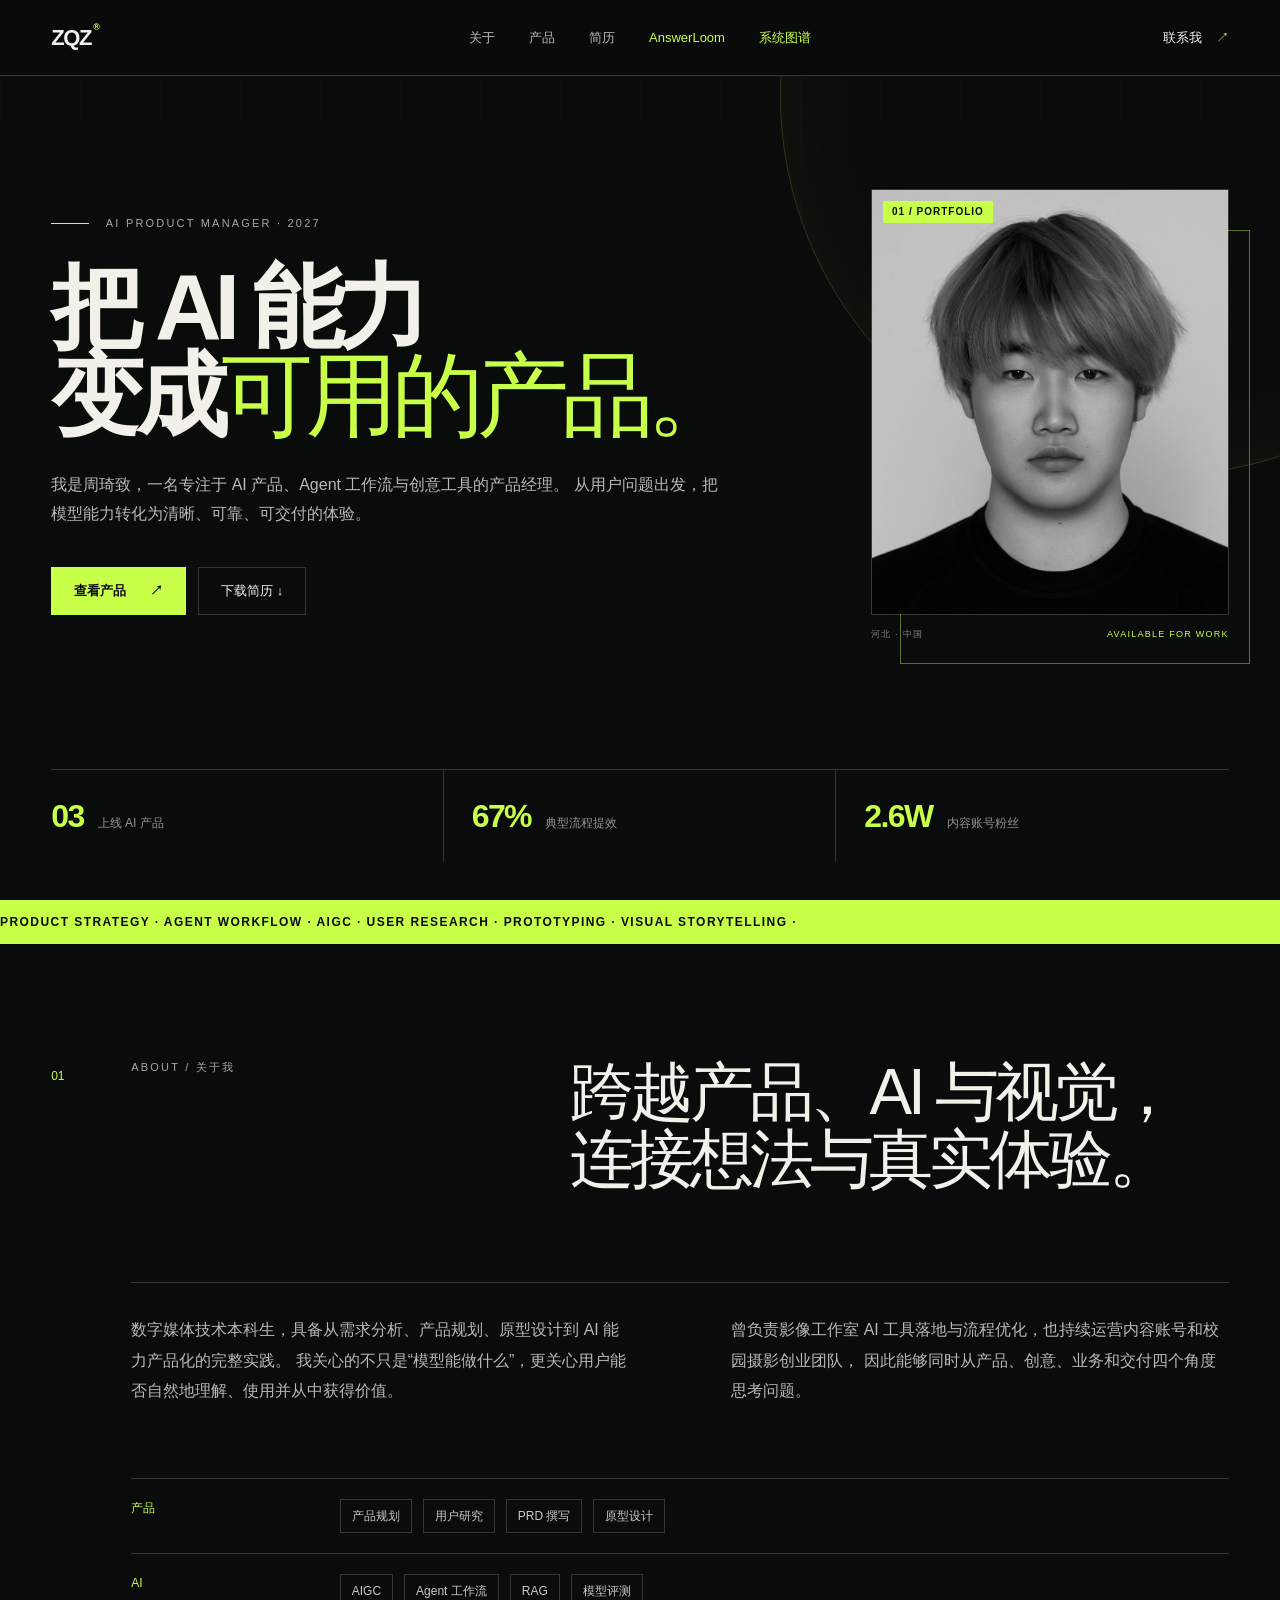
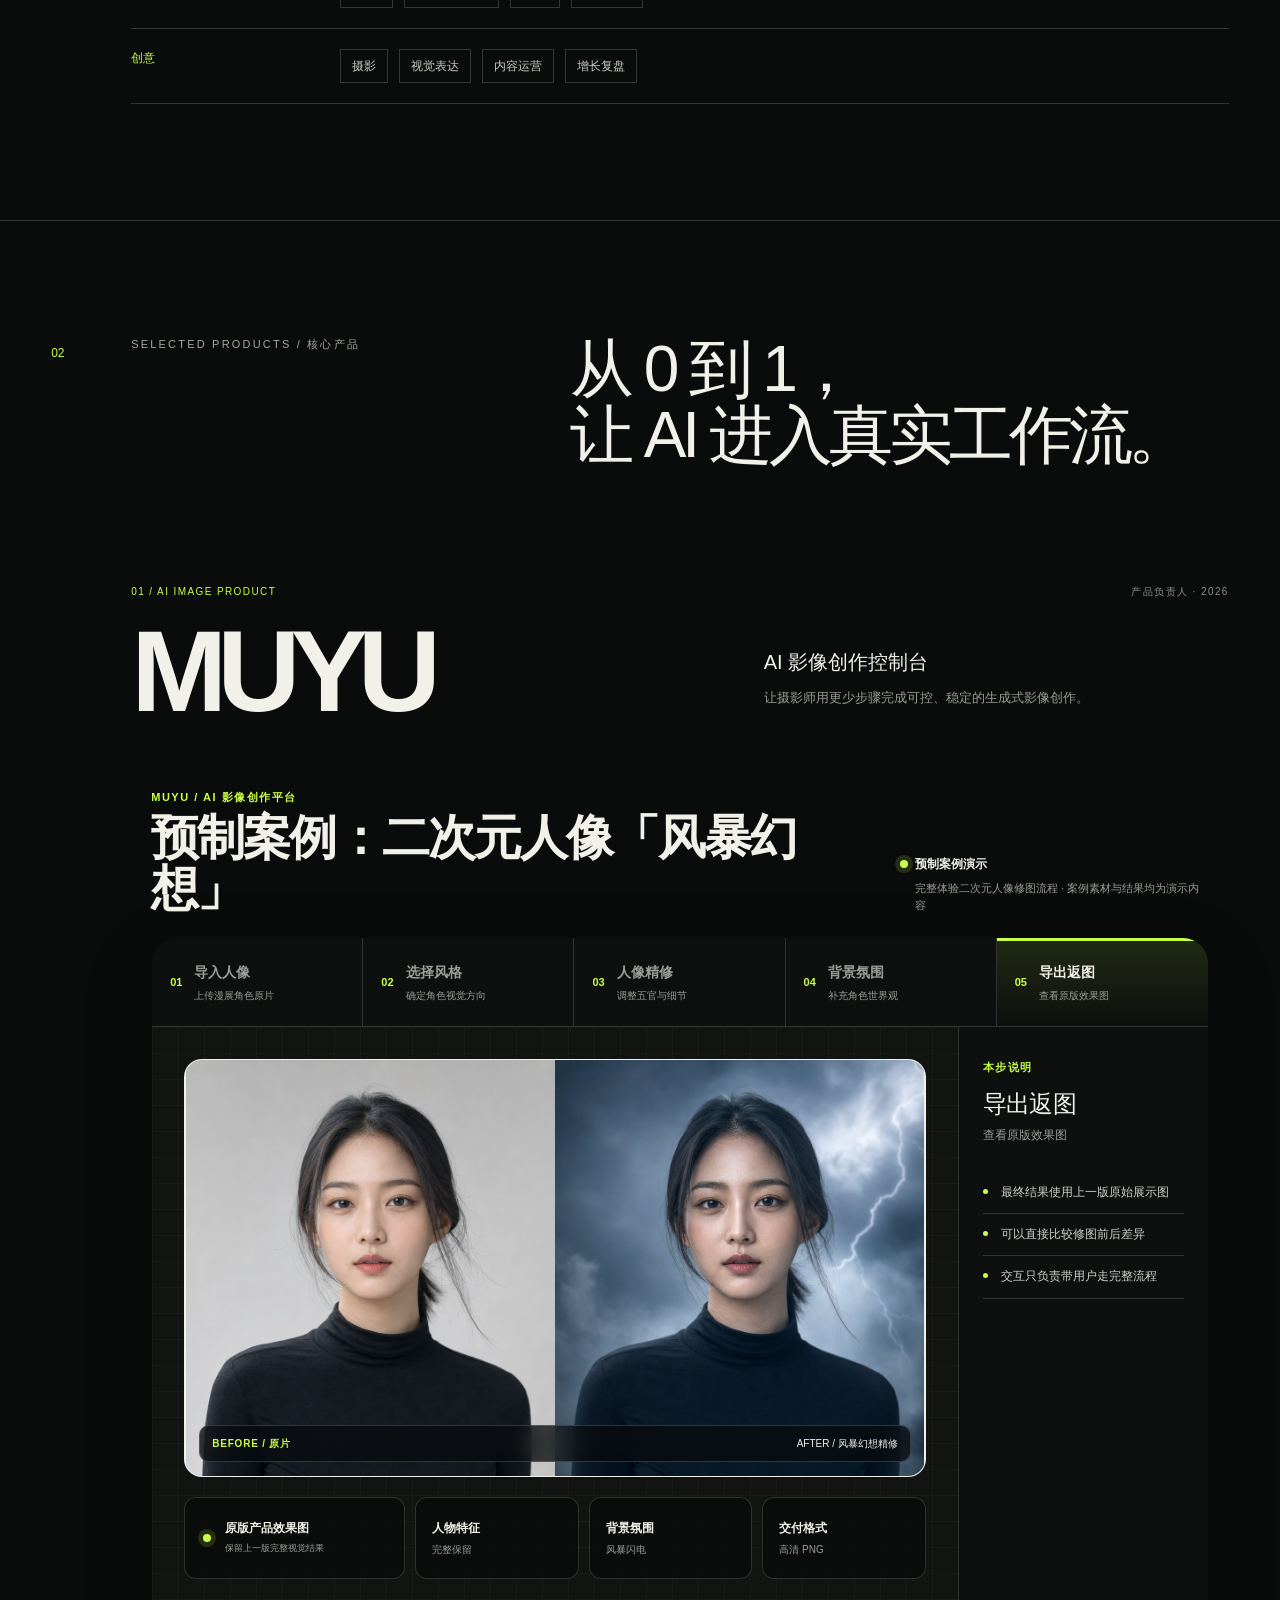
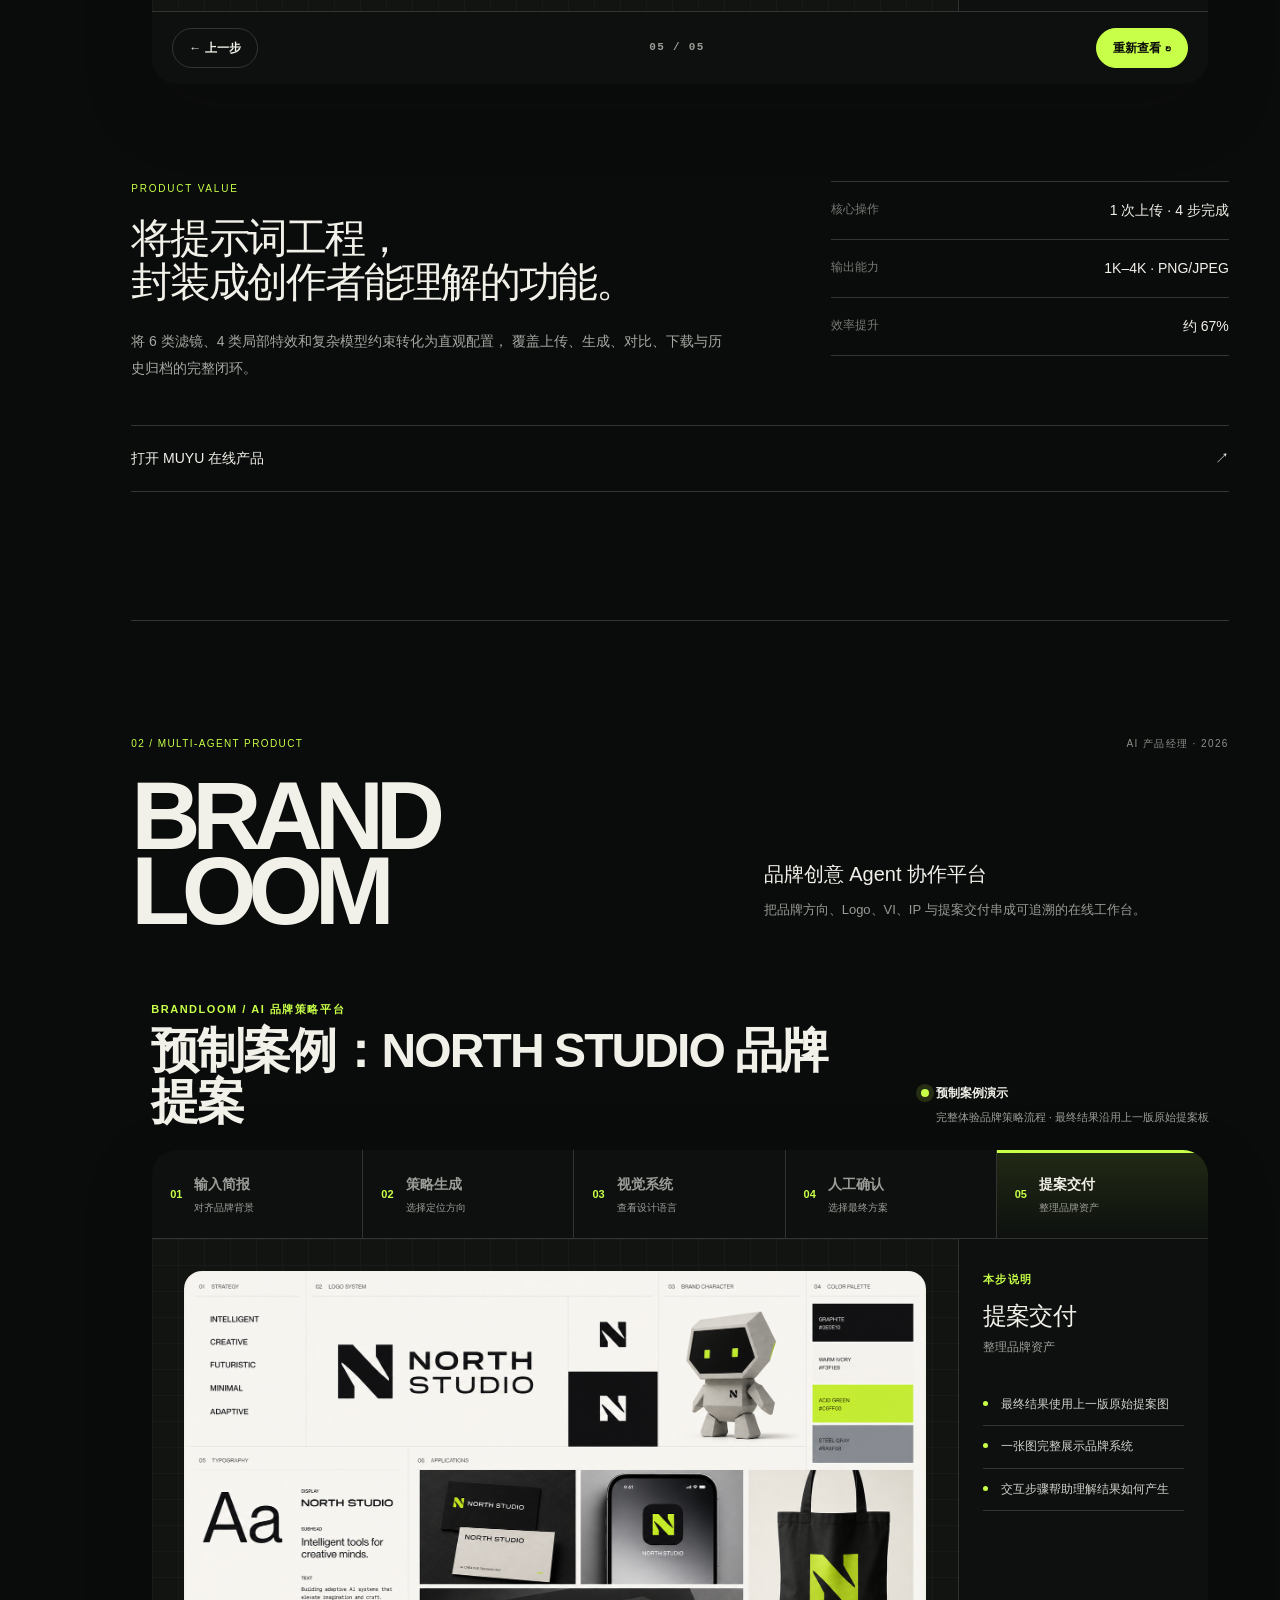
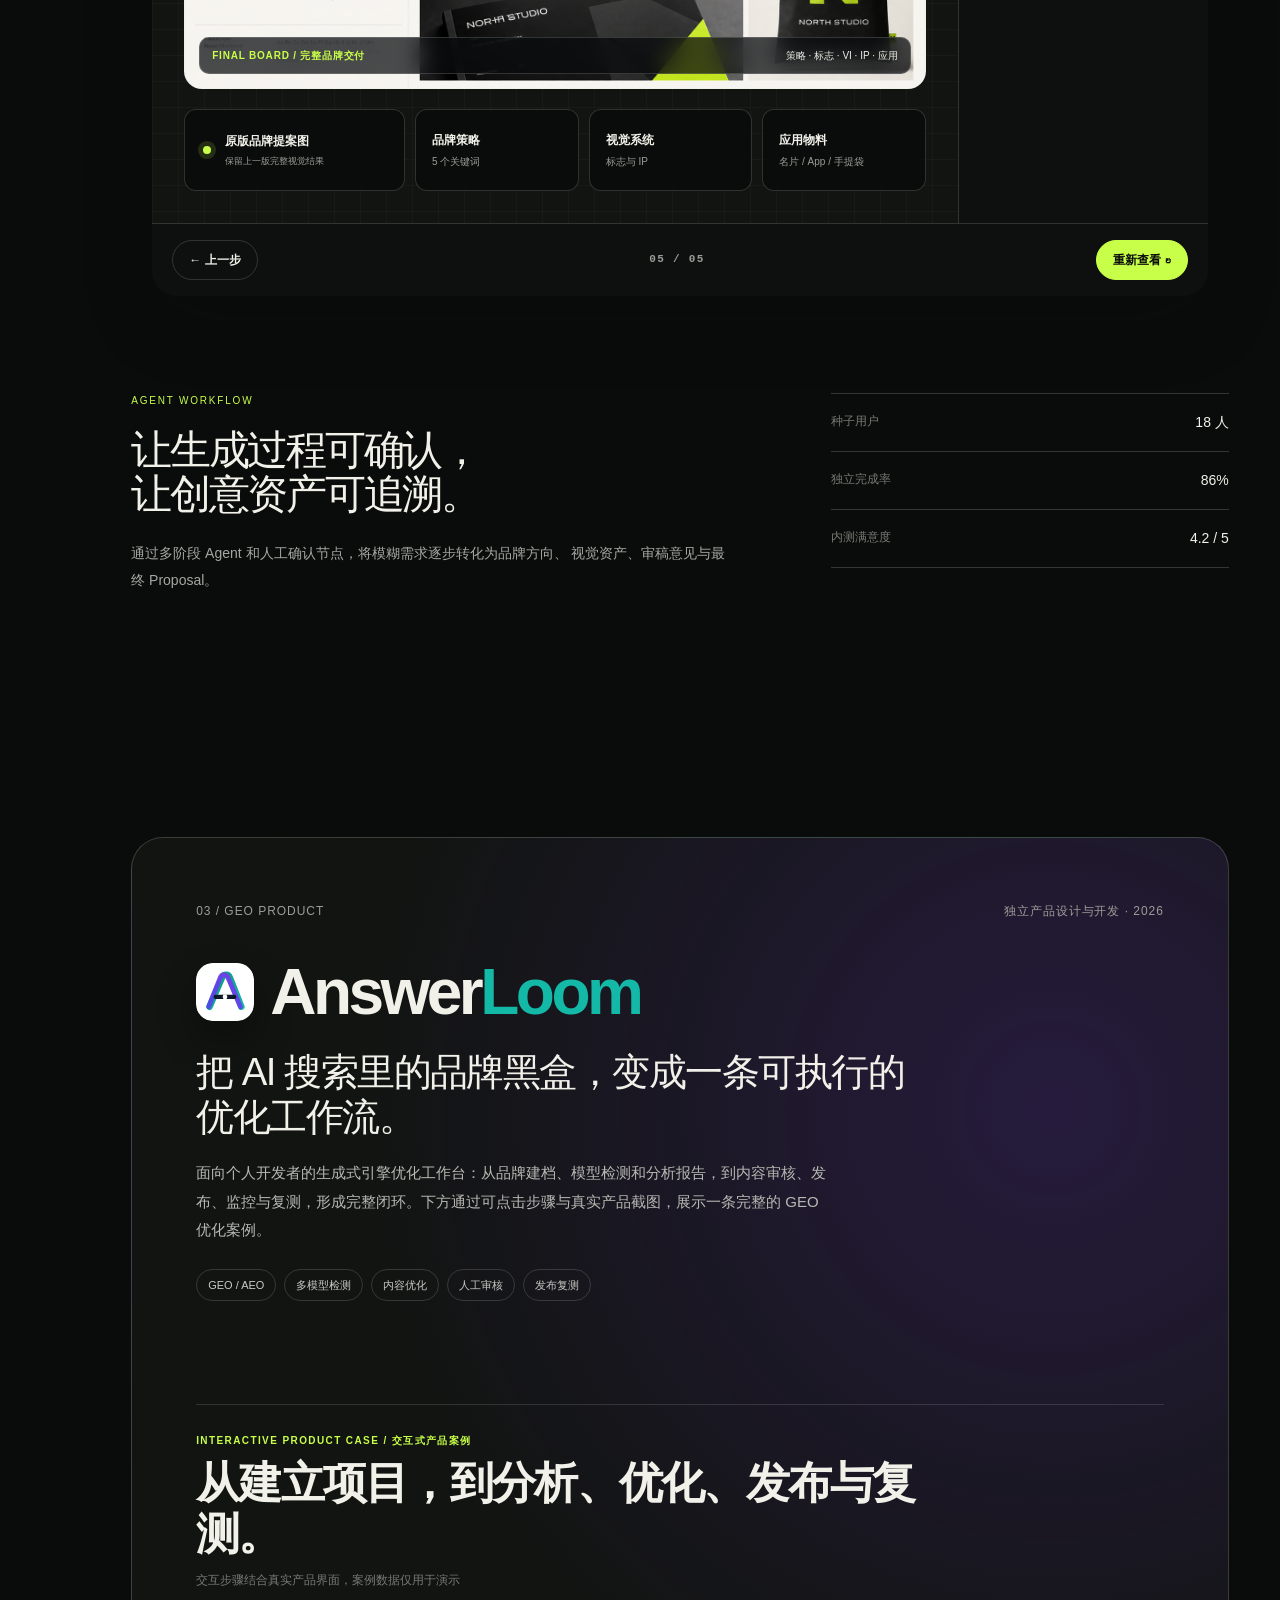
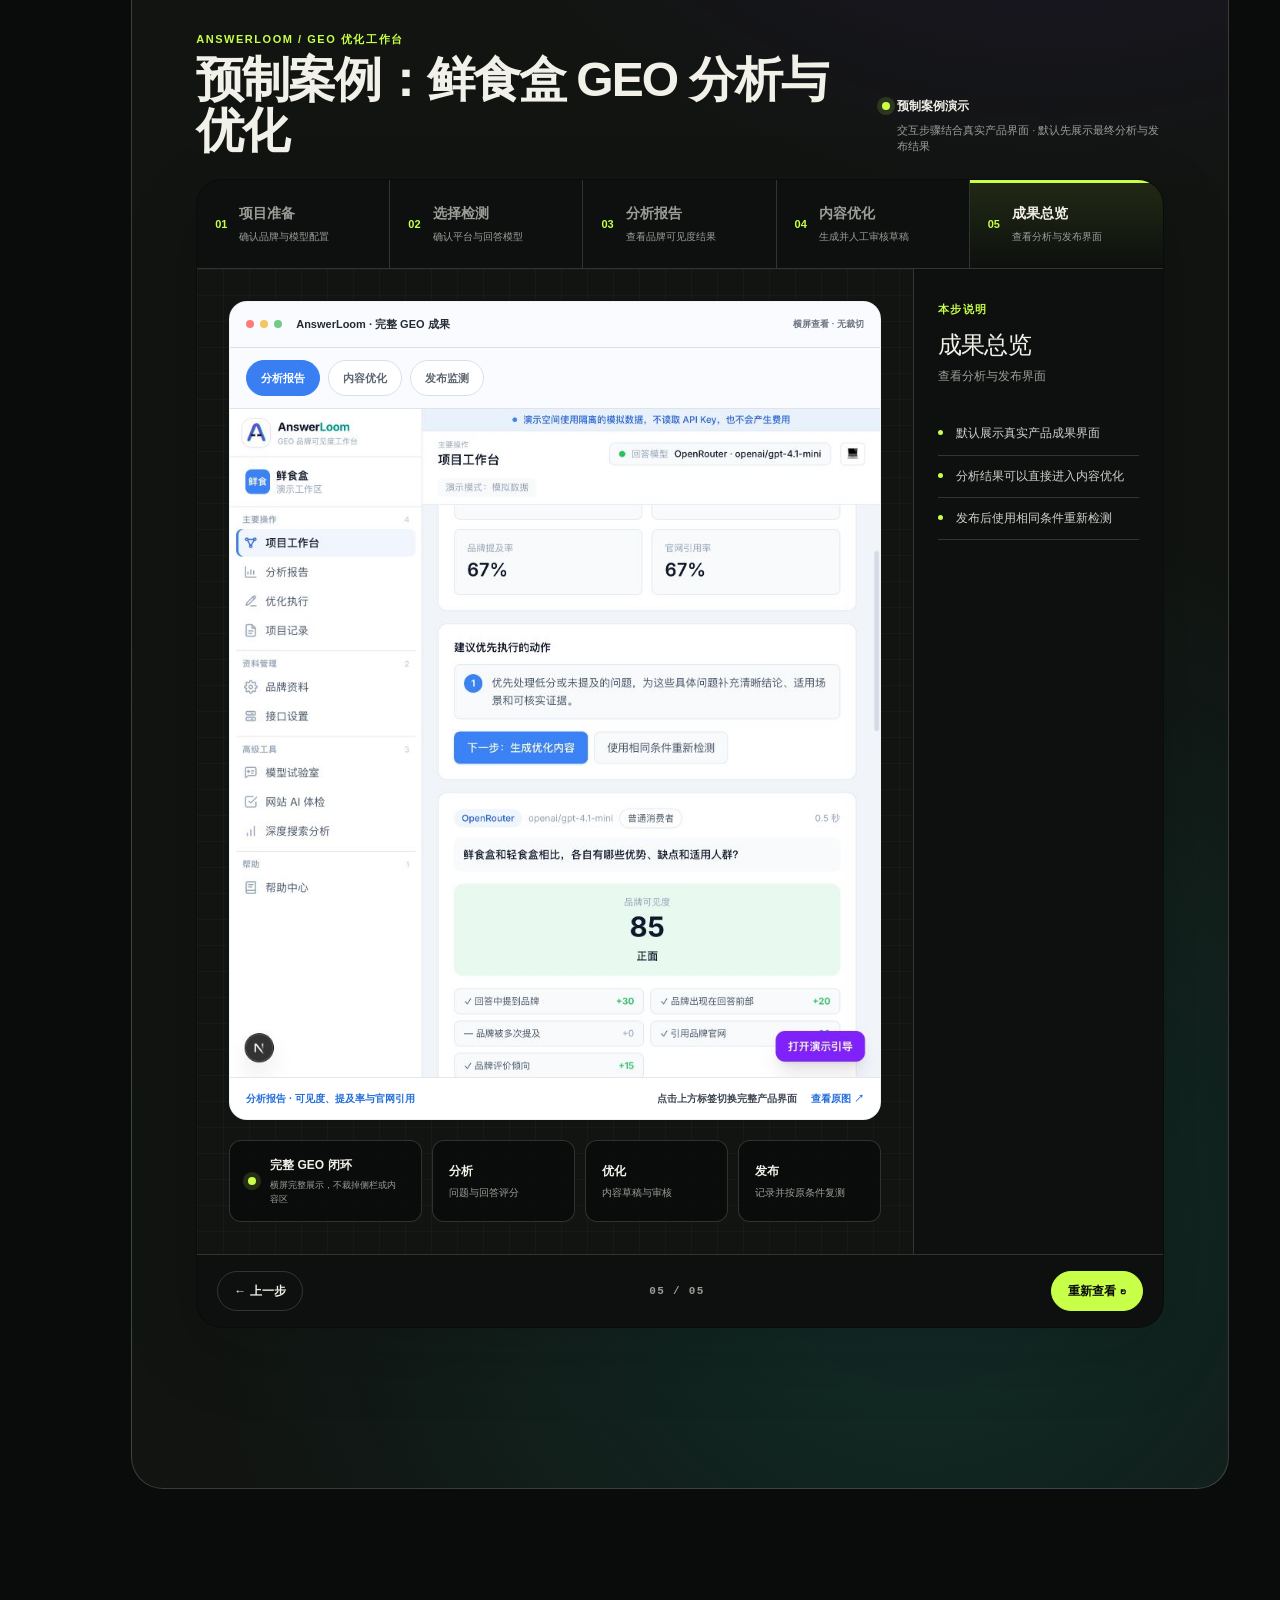
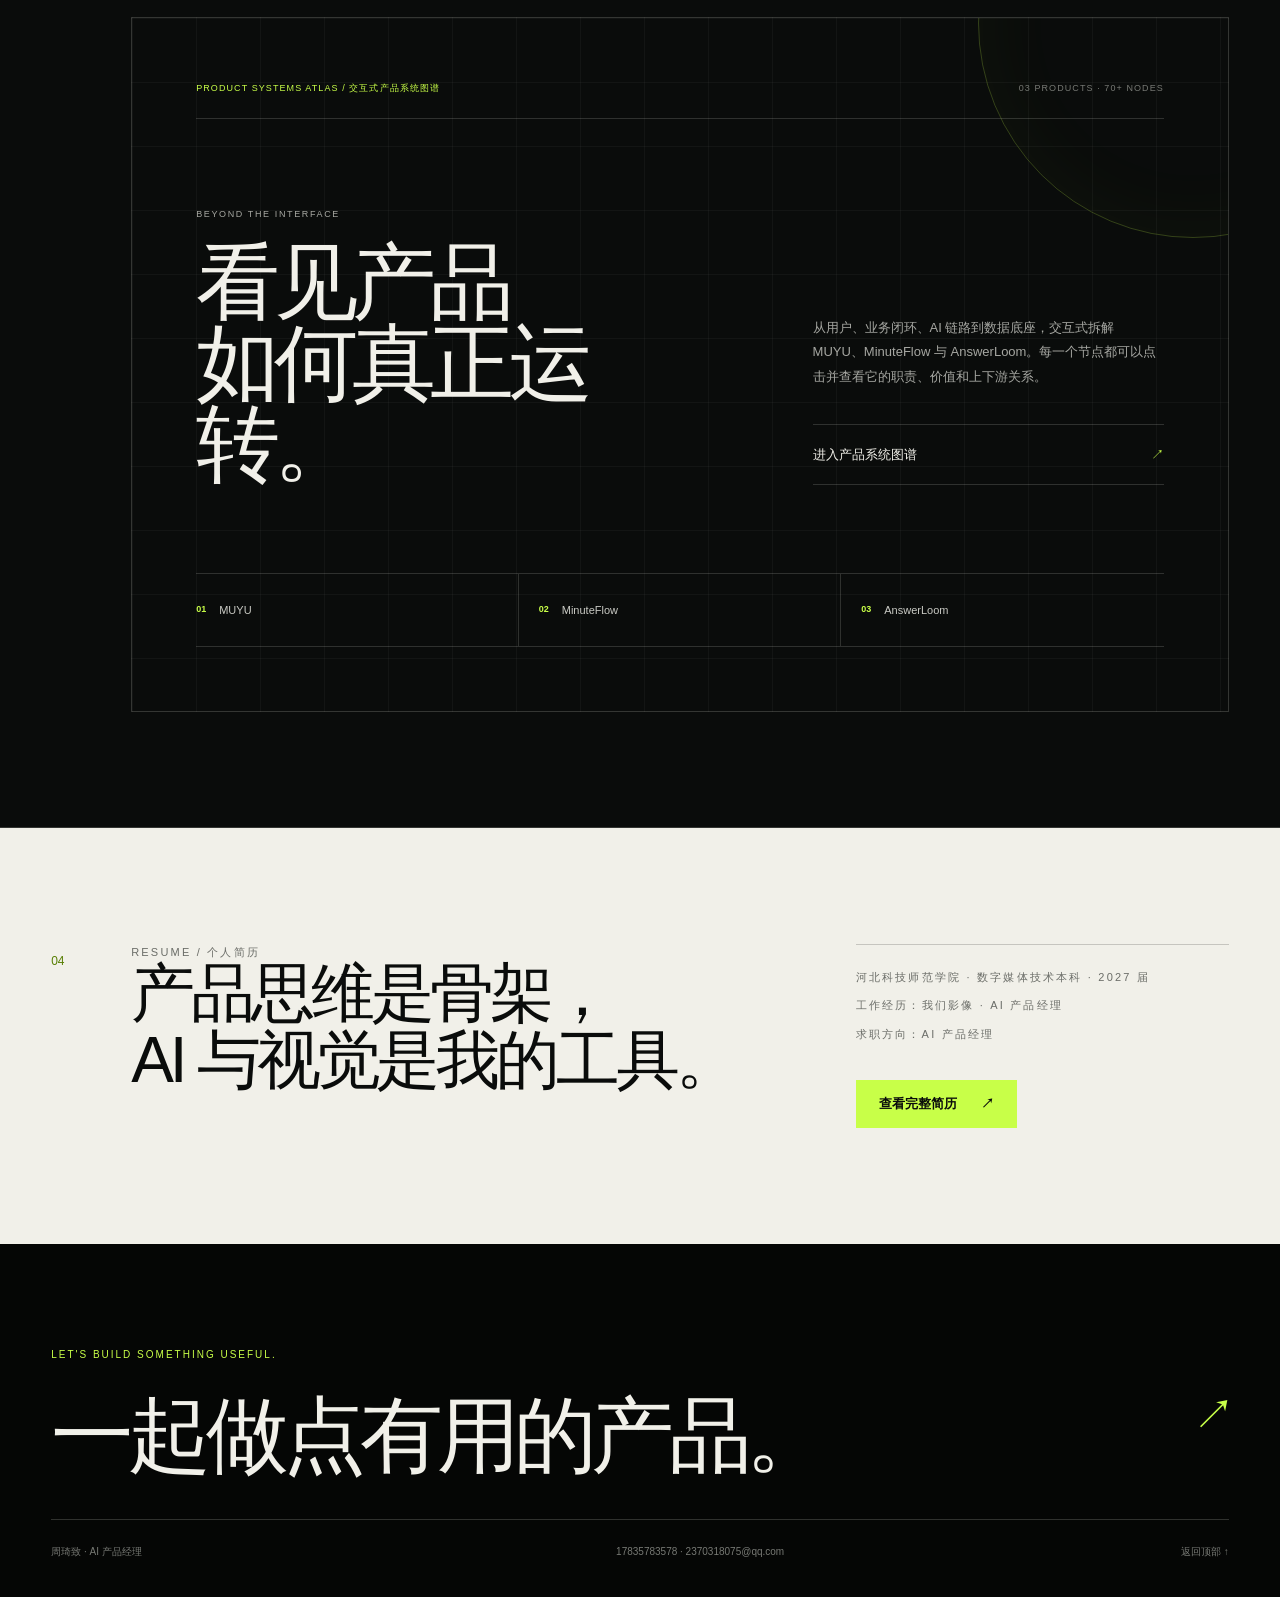
<file: index.html>
<!doctype html>
<html lang="zh-CN">
  <head>
    <meta charset="UTF-8" />
    <meta name="viewport" content="width=device-width, initial-scale=1.0" />
    <meta
      name="description"
      content="周琦致的 AI 产品与作品集：MUYU AI 影像创作控制台、BRANDLOOM 品牌 Agent 协作平台、AnswerLoom GEO 品牌可见度工作台。"
    />
    <meta name="application-name" content="ZQZ" />
    <meta name="apple-mobile-web-app-title" content="ZQZ" />
    <meta property="og:site_name" content="ZQZ" />
    <meta property="og:title" content="ZQZ" />
    <meta property="og:description" content="MUYU × BRANDLOOM × AnswerLoom — AI 产品与 Agent 工作流作品集" />
    <meta property="og:type" content="website" />
    <meta property="og:image" content="./og.png" />
    <link rel="icon" href="./favicon.svg" />
    <title>ZQZ</title>
    <script type="module" crossorigin src="./assets/index-C6XQxZzD.js"></script>
    <link rel="stylesheet" crossorigin href="./assets/index-X-jkTVCr.css">
    <link rel="stylesheet" href="./answerloom/portfolio-entry.css">
    <link rel="stylesheet" href="./showcases/interactive-showcases.css?v=20260726-6">
    <script defer src="./answerloom/portfolio-entry.js"></script>
    <script defer src="./showcases/interactive-showcases.js?v=20260726-6"></script>
  </head>
  <body>
    <div id="root"></div>
  </body>
</html>
</file>
<file: answerloom/portfolio-entry.css>
.al-portfolio-card {
  grid-column: 2;
  min-width: 0;
  scroll-margin-top: 96px;
  margin-top: clamp(64px, 9vw, 140px);
  padding: clamp(28px, 5vw, 72px);
  border: 1px solid rgba(241, 240, 233, 0.18);
  border-radius: 32px;
  background:
    radial-gradient(circle at 84% 12%, rgba(124, 58, 237, 0.2), transparent 32%),
    radial-gradient(circle at 72% 88%, rgba(20, 184, 166, 0.16), transparent 34%),
    #111411;
  overflow: hidden;
}

.al-portfolio-card * {
  box-sizing: border-box;
}

.al-portfolio-eyebrow {
  display: flex;
  flex-wrap: wrap;
  justify-content: space-between;
  gap: 12px;
  color: #9c9d98;
  font-size: 12px;
  letter-spacing: 0.08em;
}

.al-portfolio-brand {
  display: flex;
  align-items: center;
  gap: 16px;
  margin-top: 42px;
}

.al-portfolio-brand img {
  width: 58px;
  height: 58px;
  border-radius: 17px;
  box-shadow: 0 18px 38px rgba(0, 0, 0, 0.32);
}

.al-portfolio-brand strong {
  display: block;
  color: #f1f0e9;
  font-size: clamp(34px, 5vw, 68px);
  line-height: 0.95;
  letter-spacing: -0.055em;
}

.al-portfolio-brand span {
  color: #14b8a6;
}

.al-portfolio-copy h4 {
  max-width: 720px;
  margin: 28px 0 0;
  color: #f1f0e9;
  font-size: clamp(22px, 3vw, 40px);
  line-height: 1.16;
  letter-spacing: -0.04em;
}

.al-portfolio-copy p {
  max-width: 630px;
  margin: 20px 0 0;
  color: #b8b9b3;
  font-size: 15px;
  line-height: 1.9;
}

.al-portfolio-tags {
  display: flex;
  flex-wrap: wrap;
  gap: 8px;
  margin-top: 24px;
}

.al-portfolio-tags span {
  padding: 7px 11px;
  border: 1px solid rgba(241, 240, 233, 0.16);
  border-radius: 999px;
  color: #c9cac4;
  font-size: 11px;
}

.al-flow-heading {
  display: grid;
  gap: 10px;
  margin-top: clamp(58px, 8vw, 110px);
  padding-top: 28px;
  border-top: 1px solid rgba(241, 240, 233, 0.14);
}

.al-flow-heading > span {
  color: #c8ff48;
  font-size: 10px;
  font-weight: 800;
  letter-spacing: 0.14em;
}

.al-flow-heading strong {
  max-width: 780px;
  color: #f1f0e9;
  font-size: clamp(24px, 3.4vw, 44px);
  line-height: 1.18;
  letter-spacing: -0.04em;
}

.al-flow-heading small {
  color: #777974;
  font-size: 12px;
}

.al-flow-gallery {
  display: grid;
  grid-template-columns: repeat(2, minmax(0, 1fr));
  gap: clamp(16px, 2.4vw, 30px);
  margin-top: 34px;
}

.al-flow-gallery figure {
  min-width: 0;
  margin: 0;
  overflow: hidden;
  border: 1px solid rgba(241, 240, 233, 0.13);
  border-radius: 22px;
  background: rgba(255, 255, 255, 0.045);
}

.al-flow-gallery img {
  display: block;
  width: 100%;
  height: auto;
  border-bottom: 1px solid rgba(241, 240, 233, 0.12);
  background: #eef2f8;
}

.al-image-link {
  position: relative;
  display: block;
  cursor: zoom-in;
  touch-action: manipulation;
}

.al-image-link:focus-visible {
  outline: 2px solid #c8ff48;
  outline-offset: -4px;
}

.al-flow-gallery figcaption {
  display: grid;
  grid-template-columns: 34px 1fr;
  gap: 12px;
  align-items: start;
  padding: 16px 18px 18px;
}

.al-flow-gallery figcaption b {
  display: grid;
  width: 32px;
  height: 32px;
  place-items: center;
  border-radius: 10px;
  color: #0a0c0b;
  background: #c8ff48;
  font-size: 10px;
}

.al-flow-gallery figcaption > span {
  display: grid;
  gap: 4px;
  color: #f1f0e9;
  font-size: 13px;
  font-weight: 750;
}

.al-flow-gallery figcaption small {
  color: #777974;
  font-size: 10px;
  font-weight: 500;
}

.al-nav-link {
  color: #c8ff48 !important;
}

.atlas-nav-link {
  color: #c8ff48 !important;
}

.atlas-portfolio-entry {
  position: relative;
  grid-column: 2;
  min-width: 0;
  margin-top: clamp(74px, 10vw, 156px);
  padding: clamp(30px, 5vw, 72px);
  border: 1px solid rgba(241, 240, 233, 0.18);
  background:
    linear-gradient(rgba(255, 255, 255, 0.035) 1px, transparent 1px),
    linear-gradient(90deg, rgba(255, 255, 255, 0.035) 1px, transparent 1px),
    #0a0c0b;
  background-size: 64px 64px;
  overflow: hidden;
}

.atlas-portfolio-entry::after {
  position: absolute;
  z-index: 0;
  top: -210px;
  right: -180px;
  width: 430px;
  height: 430px;
  border: 1px solid rgba(200, 255, 72, 0.22);
  border-radius: 50%;
  box-shadow: inset 0 0 90px rgba(200, 255, 72, 0.04);
  content: "";
}

.atlas-portfolio-entry > * {
  position: relative;
  z-index: 1;
}

.atlas-entry-topline {
  display: flex;
  flex-wrap: wrap;
  justify-content: space-between;
  gap: 10px;
  padding-bottom: 22px;
  border-bottom: 1px solid rgba(241, 240, 233, 0.16);
  color: #777974;
  letter-spacing: 0.12em;
  font-size: 9px;
}

.atlas-entry-topline span:first-child {
  color: #c8ff48;
}

.atlas-entry-layout {
  display: grid;
  grid-template-columns: minmax(0, 1.2fr) minmax(280px, 0.8fr);
  gap: 7vw;
  align-items: end;
  margin-top: clamp(54px, 7vw, 92px);
}

.atlas-entry-layout > div:first-child > p {
  margin: 0 0 20px;
  color: #a7a8a2;
  letter-spacing: 0.18em;
  font-size: 9px;
}

.atlas-entry-layout h3 {
  margin: 0;
  color: #f1f0e9;
  letter-spacing: -0.07em;
  font-size: clamp(48px, 6.6vw, 94px);
  font-weight: 520;
  line-height: 0.96;
}

.atlas-entry-copy > p {
  margin: 0;
  color: #a6a7a2;
  font-size: 13px;
  line-height: 1.9;
}

.atlas-entry-copy > a {
  display: flex;
  align-items: center;
  justify-content: space-between;
  margin-top: 34px;
  padding: 20px 0;
  border-top: 1px solid rgba(241, 240, 233, 0.16);
  border-bottom: 1px solid rgba(241, 240, 233, 0.16);
  color: #f1f0e9;
  font-size: 13px;
  transition:
    color 180ms ease,
    padding 180ms ease;
}

.atlas-entry-copy > a:hover {
  padding-right: 10px;
  padding-left: 10px;
  color: #c8ff48;
}

.atlas-entry-copy > a span {
  color: #c8ff48;
}

.atlas-entry-products {
  display: grid;
  grid-template-columns: repeat(3, 1fr);
  margin-top: clamp(54px, 7vw, 88px);
  border-top: 1px solid rgba(241, 240, 233, 0.16);
  border-bottom: 1px solid rgba(241, 240, 233, 0.16);
}

.atlas-entry-products span {
  display: flex;
  min-height: 72px;
  align-items: center;
  gap: 13px;
  border-right: 1px solid rgba(241, 240, 233, 0.16);
  color: #c9cac4;
  font-size: 11px;
}

.atlas-entry-products span:nth-child(n + 2) {
  padding-left: 20px;
}

.atlas-entry-products span:last-child {
  border-right: 0;
}

.atlas-entry-products b {
  color: #c8ff48;
  font-size: 9px;
}

@media (max-width: 820px) {
  .al-portfolio-card {
    padding: 28px;
    border-radius: 22px;
  }

  .al-flow-gallery {
    grid-template-columns: 1fr;
    gap: 18px;
  }

  .atlas-entry-layout {
    grid-template-columns: 1fr;
    gap: 36px;
  }

}

@media (max-width: 680px) {
  .al-portfolio-card {
    grid-column: 1;
    width: 100%;
    scroll-margin-top: 76px;
    margin-top: 56px;
    padding: 22px;
    border-radius: 20px;
  }

  .al-portfolio-eyebrow {
    display: grid;
    justify-content: start;
    gap: 6px;
    font-size: 9px;
    line-height: 1.55;
  }

  .al-portfolio-brand {
    gap: 12px;
    margin-top: 28px;
  }

  .al-portfolio-brand img {
    width: 46px;
    height: 46px;
    flex: 0 0 46px;
    border-radius: 13px;
  }

  .al-portfolio-brand strong {
    min-width: 0;
    font-size: clamp(29px, 9vw, 40px);
    line-height: 1;
  }

  .al-portfolio-copy h4 {
    margin-top: 24px;
    font-size: clamp(23px, 7vw, 30px);
    line-height: 1.24;
  }

  .al-portfolio-copy p {
    margin-top: 16px;
    font-size: 14px;
    line-height: 1.75;
  }

  .al-portfolio-tags {
    gap: 6px;
    margin-top: 20px;
  }

  .al-portfolio-tags span {
    padding: 6px 9px;
    font-size: 10px;
  }

  .al-flow-heading {
    gap: 8px;
    margin-top: 46px;
    padding-top: 24px;
  }

  .al-flow-heading strong {
    font-size: clamp(24px, 7.5vw, 32px);
    line-height: 1.22;
  }

  .al-flow-heading small {
    font-size: 11px;
    line-height: 1.55;
  }

  .al-flow-gallery {
    margin-top: 24px;
  }

  .al-flow-gallery figure {
    border-radius: 16px;
  }

  .al-image-link::after {
    content: "轻触查看大图";
    position: absolute;
    right: 10px;
    bottom: 10px;
    padding: 6px 8px;
    border: 1px solid rgba(255, 255, 255, 0.24);
    border-radius: 999px;
    color: #fff;
    background: rgba(10, 12, 11, 0.76);
    -webkit-backdrop-filter: blur(10px);
    backdrop-filter: blur(10px);
    font-size: 9px;
    line-height: 1;
    letter-spacing: 0.04em;
    pointer-events: none;
  }

  .al-flow-gallery figcaption {
    grid-template-columns: 30px minmax(0, 1fr);
    gap: 10px;
    padding: 13px 14px 15px;
  }

  .al-flow-gallery figcaption b {
    width: 28px;
    height: 28px;
    border-radius: 8px;
  }

  .al-flow-gallery figcaption > span {
    font-size: 13px;
    line-height: 1.45;
  }

  .al-flow-gallery figcaption small {
    font-size: 10px;
    line-height: 1.55;
  }

  .atlas-portfolio-entry {
    grid-column: 1;
    margin-top: 64px;
    padding: 24px;
  }

  .atlas-entry-topline {
    display: grid;
    justify-content: start;
  }

  .atlas-entry-layout {
    margin-top: 46px;
  }

  .atlas-entry-layout h3 {
    font-size: clamp(42px, 13vw, 60px);
  }

  .atlas-entry-products {
    grid-template-columns: 1fr;
    margin-top: 48px;
  }

  .atlas-entry-products span,
  .atlas-entry-products span:nth-child(n + 2) {
    min-height: 54px;
    padding-left: 0;
    border-right: 0;
    border-bottom: 1px solid rgba(241, 240, 233, 0.16);
  }

  .atlas-entry-products span:last-child {
    border-bottom: 0;
  }
}

@media (max-width: 360px) {
  .al-portfolio-card {
    padding: 18px;
  }

  .al-portfolio-brand img {
    width: 42px;
    height: 42px;
    flex-basis: 42px;
  }

  .al-portfolio-brand strong {
    font-size: 27px;
  }
}
</file>
<file: showcases/interactive-showcases.css>
.ix-demo {
  --ix-bg: #0a0c0b;
  --ix-panel: #111411;
  --ix-panel-soft: #171a17;
  --ix-line: rgba(241, 240, 233, 0.16);
  --ix-muted: #9c9d98;
  --ix-text: #f1f0e9;
  --ix-accent: #c8ff48;
  position: relative;
  width: min(1160px, calc(100% - 40px));
  margin: 72px auto 96px;
  color: var(--ix-text);
  font-family: "Inter", "PingFang SC", "Microsoft YaHei", sans-serif;
  text-align: left;
}

.ix-demo *,
.ix-demo *::before,
.ix-demo *::after {
  box-sizing: border-box;
}

.ix-demo button {
  font: inherit;
}

.ix-demo-header {
  display: flex;
  align-items: end;
  justify-content: space-between;
  gap: 32px;
  margin-bottom: 22px;
}

.ix-demo-header > div > span,
.ix-overline,
.ix-demo-inspector > span {
  display: block;
  color: var(--ix-accent);
  font-size: 11px;
  font-weight: 800;
  letter-spacing: 0.14em;
  text-transform: uppercase;
}

.ix-demo-header h3 {
  max-width: 720px;
  margin: 8px 0 0;
  color: var(--ix-text);
  font-size: clamp(26px, 4vw, 48px);
  font-weight: 700;
  line-height: 1.06;
  letter-spacing: -0.04em;
}

.ix-demo-header > p {
  display: grid;
  grid-template-columns: auto 1fr;
  align-items: center;
  gap: 7px;
  max-width: 330px;
  margin: 0 0 2px;
  color: var(--ix-text);
  font-size: 12px;
  font-weight: 700;
}

.ix-demo-header > p i,
.ix-status-dot {
  width: 8px;
  height: 8px;
  border-radius: 50%;
  background: var(--ix-accent);
  box-shadow: 0 0 0 5px rgba(200, 255, 72, 0.14);
}

.ix-demo-header > p small {
  grid-column: 2;
  color: var(--ix-muted);
  font-size: 11px;
  font-weight: 500;
  line-height: 1.5;
}

.ix-demo-shell {
  overflow: hidden;
  border: 1px solid rgba(10, 12, 11, 0.2);
  border-radius: 26px;
  background: var(--ix-bg);
  box-shadow: 0 24px 70px rgba(10, 12, 11, 0.18);
}

.ix-demo-steps {
  display: grid;
  grid-template-columns: repeat(5, 1fr);
  border-bottom: 1px solid var(--ix-line);
  background: #0d100e;
}

.ix-demo-steps button {
  display: flex;
  align-items: center;
  min-width: 0;
  min-height: 88px;
  padding: 18px;
  border: 0;
  border-right: 1px solid var(--ix-line);
  color: var(--ix-muted);
  background: transparent;
  text-align: left;
  cursor: pointer;
  transition: color 180ms ease, background 180ms ease;
}

.ix-demo-steps button:last-child {
  border-right: 0;
}

.ix-demo-steps button:hover,
.ix-demo-steps button:focus-visible {
  color: var(--ix-text);
  background: rgba(255, 255, 255, 0.04);
  outline: none;
}

.ix-demo-steps button.is-active {
  color: var(--ix-text);
  background: linear-gradient(180deg, rgba(200, 255, 72, 0.11), transparent);
  box-shadow: inset 0 3px 0 var(--ix-accent);
}

.ix-demo-steps button > b {
  margin-right: 12px;
  color: var(--ix-accent);
  font-size: 11px;
}

.ix-demo-steps button > span {
  min-width: 0;
  font-size: 14px;
  font-weight: 700;
}

.ix-demo-steps button small {
  display: block;
  overflow: hidden;
  margin-top: 5px;
  color: var(--ix-muted);
  font-size: 10px;
  font-weight: 500;
  text-overflow: ellipsis;
  white-space: nowrap;
}

.ix-demo-workspace {
  display: grid;
  grid-template-columns: minmax(0, 1fr) 250px;
  min-height: 420px;
}

.ix-demo-stage {
  display: grid;
  grid-template-columns: repeat(2, minmax(0, 1fr));
  align-items: stretch;
  gap: 20px;
  min-width: 0;
  padding: 32px;
  background:
    linear-gradient(rgba(255, 255, 255, 0.025) 1px, transparent 1px),
    linear-gradient(90deg, rgba(255, 255, 255, 0.025) 1px, transparent 1px),
    var(--ix-panel);
  background-size: 26px 26px;
  animation: ix-stage-in 260ms ease both;
}

@keyframes ix-stage-in {
  from { opacity: 0; transform: translateY(5px); }
  to { opacity: 1; transform: none; }
}

.ix-demo-inspector {
  padding: 32px 24px;
  border-left: 1px solid var(--ix-line);
  background: #0d100e;
}

.ix-demo-inspector h4 {
  margin: 10px 0 4px;
  font-size: 24px;
  letter-spacing: -0.03em;
}

.ix-demo-inspector p {
  margin: 0;
  color: var(--ix-muted);
  font-size: 12px;
}

.ix-demo-inspector ul {
  margin: 28px 0 0;
  padding: 0;
  list-style: none;
}

.ix-demo-inspector li {
  position: relative;
  padding: 12px 0 12px 18px;
  border-bottom: 1px solid var(--ix-line);
  color: #d0d1cc;
  font-size: 12px;
  line-height: 1.45;
}

.ix-demo-inspector li::before {
  position: absolute;
  top: 17px;
  left: 0;
  width: 5px;
  height: 5px;
  border-radius: 50%;
  background: var(--ix-accent);
  content: "";
}

.ix-demo-footer {
  display: flex;
  align-items: center;
  justify-content: space-between;
  padding: 16px 20px;
  border-top: 1px solid var(--ix-line);
  background: #0d100e;
}

.ix-demo-footer button,
.ix-result-card button,
.ix-delivery-score button,
.ix-publish-card button {
  padding: 10px 16px;
  border: 1px solid var(--ix-line);
  border-radius: 999px;
  color: var(--ix-text);
  background: transparent;
  font-size: 12px;
  font-weight: 700;
  cursor: pointer;
}

.ix-demo-footer button:last-child,
.ix-result-card button,
.ix-delivery-score button,
.ix-publish-card button {
  border-color: var(--ix-accent);
  color: #0a0c0b;
  background: var(--ix-accent);
}

.ix-demo-footer button:disabled {
  opacity: 0.3;
  cursor: not-allowed;
}

.ix-demo-footer > span {
  color: var(--ix-muted);
  font: 700 11px/1 monospace;
  letter-spacing: 0.12em;
}

.ix-form-stack,
.ix-brief-card,
.ix-brief-facts,
.ix-readiness,
.ix-detection-plan,
.ix-model-list,
.ix-editor,
.ix-publish-card,
.ix-result-card,
.ix-delivery,
.ix-delivery-score,
.ix-approval-note {
  padding: 26px;
  border: 1px solid var(--ix-line);
  border-radius: 18px;
  background: rgba(10, 12, 11, 0.86);
}

.ix-span-two {
  grid-column: 1 / -1;
}

.ix-form-stack h4,
.ix-brief-card h4,
.ix-detection-plan h4,
.ix-result-card h4,
.ix-delivery h4,
.ix-publish-card h4 {
  margin: 10px 0 18px;
  font-size: clamp(20px, 3vw, 31px);
  line-height: 1.15;
  letter-spacing: -0.035em;
}

.ix-scene {
  position: relative;
  overflow: hidden;
  min-height: 310px;
  border: 1px solid var(--ix-line);
  border-radius: 18px;
  background: linear-gradient(160deg, #14222a, #222132 50%, #090d10);
}

.ix-moon {
  position: absolute;
  top: 52px;
  right: 56px;
  width: 62px;
  height: 62px;
  border-radius: 50%;
  background: #d5e7d1;
  box-shadow: 0 0 42px rgba(213, 231, 209, 0.35);
}

.ix-mountain {
  position: absolute;
  bottom: -14%;
  width: 80%;
  height: 58%;
  background: #111a1e;
  clip-path: polygon(0 100%, 28% 26%, 49% 68%, 70% 0, 100% 100%);
}

.ix-mountain-one { left: -10%; }
.ix-mountain-two { right: -18%; bottom: -23%; background: #0b1114; transform: scale(1.22); }

.ix-anime-portrait {
  background:
    radial-gradient(circle at 22% 24%, rgba(255, 181, 228, 0.28), transparent 22%),
    radial-gradient(circle at 78% 20%, rgba(170, 139, 255, 0.32), transparent 20%),
    linear-gradient(155deg, #2f2144, #171523 62%, #0d1013);
}

.ix-anime-halo {
  position: absolute;
  top: 44px;
  left: 50%;
  width: 210px;
  height: 210px;
  border: 1px solid rgba(255, 201, 235, 0.55);
  border-radius: 50%;
  box-shadow: 0 0 50px rgba(224, 159, 255, 0.22);
  transform: translateX(-50%);
}

.ix-anime-hair {
  position: absolute;
  top: 76px;
  left: 50%;
  width: 142px;
  height: 176px;
  border-radius: 54% 54% 46% 46% / 38% 38% 62% 62%;
  background: linear-gradient(135deg, #d9c8ff, #8b6ec2 58%, #3d2c60);
  box-shadow: 0 20px 40px rgba(17, 10, 31, 0.5);
  transform: translateX(-50%);
}

.ix-anime-face {
  position: absolute;
  top: 104px;
  left: 50%;
  width: 92px;
  height: 112px;
  border-radius: 46% 46% 52% 52%;
  background: linear-gradient(145deg, #ffe9dc, #efc8c9);
  transform: translateX(-50%);
}

.ix-anime-face i {
  position: absolute;
  top: 47px;
  width: 13px;
  height: 8px;
  border-radius: 50%;
  background: #58426f;
  box-shadow: inset 0 -2px 0 #bba4ff;
}

.ix-anime-face i:first-child { left: 20px; }
.ix-anime-face i:nth-child(2) { right: 20px; }

.ix-anime-face b {
  position: absolute;
  bottom: 22px;
  left: 50%;
  width: 16px;
  height: 5px;
  border-bottom: 2px solid #b56f86;
  border-radius: 50%;
  transform: translateX(-50%);
}

.ix-anime-costume {
  position: absolute;
  bottom: -26px;
  left: 50%;
  width: 196px;
  height: 118px;
  border-radius: 60px 60px 0 0;
  background:
    linear-gradient(90deg, transparent 48%, rgba(200, 255, 72, 0.72) 49% 51%, transparent 52%),
    linear-gradient(145deg, #2b2344, #12151d);
  transform: translateX(-50%);
}

.ix-scene-label {
  position: absolute;
  bottom: 16px;
  left: 16px;
  padding: 7px 10px;
  border: 1px solid rgba(255, 255, 255, 0.24);
  border-radius: 999px;
  font: 700 10px/1 monospace;
  backdrop-filter: blur(8px);
}

.ix-product-screen,
.ix-product-result {
  position: relative;
  overflow: hidden;
  margin: 0;
  border: 1px solid var(--ix-line);
  border-radius: 18px;
  background: #080b0d;
}

.ix-product-screen img,
.ix-product-result img {
  display: block;
  width: 100%;
  height: 100%;
  object-fit: cover;
}

.ix-product-screen img {
  min-height: 310px;
}

.ix-product-screen-tall {
  height: 560px;
  background: #eef3fb;
}

.ix-product-screen-tall img {
  min-height: 0;
  object-fit: cover;
  object-position: top center;
}

.ix-answerloom-results {
  display: grid;
  grid-template-columns: 1fr 1fr;
  gap: 16px;
}

.ix-answerloom-results .ix-product-screen-tall {
  height: 520px;
}

.ix-answerloom-viewer {
  overflow: hidden;
  border: 1px solid var(--ix-line);
  border-radius: 18px;
  background: #eef3fb;
}

.ix-answerloom-browserbar {
  display: flex;
  align-items: center;
  gap: 6px;
  min-height: 46px;
  padding: 0 16px;
  border-bottom: 1px solid rgba(10, 12, 11, 0.12);
  color: #252a33;
  background: #f9fbff;
  font-size: 11px;
}

.ix-answerloom-browserbar i {
  width: 8px;
  height: 8px;
  border-radius: 50%;
  background: #d9dee7;
}

.ix-answerloom-browserbar i:first-child { background: #ff7b78; }
.ix-answerloom-browserbar i:nth-child(2) { background: #f3c763; }
.ix-answerloom-browserbar i:nth-child(3) { background: #74c98a; }

.ix-answerloom-browserbar span {
  overflow: hidden;
  margin-left: 8px;
  font-weight: 700;
  text-overflow: ellipsis;
  white-space: nowrap;
}

.ix-answerloom-browserbar b {
  margin-left: auto;
  color: #6d7480;
  font-size: 9px;
  font-weight: 600;
}

.ix-answerloom-tabs {
  display: flex;
  gap: 8px;
  padding: 12px 16px;
  border-bottom: 1px solid rgba(10, 12, 11, 0.1);
  background: #f9fbff;
}

.ix-answerloom-tabs button {
  padding: 9px 14px;
  border: 1px solid #d8dfeb;
  border-radius: 999px;
  color: #5d6572;
  background: #fff;
  font-size: 11px;
  font-weight: 700;
  cursor: pointer;
}

.ix-answerloom-tabs button.is-active {
  border-color: #397ff2;
  color: #fff;
  background: #397ff2;
}

.ix-answerloom-fullscreen {
  overflow: hidden;
  margin: 0;
  background: #eef3fb;
}

.ix-answerloom-fullscreen img {
  display: block;
  width: 100%;
  height: auto;
  object-fit: contain;
}

.ix-answerloom-fullscreen figcaption {
  display: grid;
  grid-template-columns: 1fr auto auto;
  align-items: center;
  gap: 14px;
  padding: 13px 16px;
  border-top: 1px solid rgba(10, 12, 11, 0.1);
  color: #667080;
  background: #fff;
  font-size: 10px;
}

.ix-answerloom-fullscreen figcaption span {
  color: #246fd8;
  font-weight: 800;
}

.ix-answerloom-fullscreen figcaption b {
  color: #3e4652;
  font-weight: 600;
}

.ix-answerloom-fullscreen figcaption a {
  color: #246fd8;
  font-weight: 700;
  text-decoration: none;
}

.ix-product-screen figcaption,
.ix-product-result figcaption {
  position: absolute;
  right: 14px;
  bottom: 14px;
  left: 14px;
  display: flex;
  align-items: center;
  justify-content: space-between;
  gap: 12px;
  padding: 10px 12px;
  border: 1px solid rgba(255, 255, 255, 0.16);
  border-radius: 10px;
  color: #f1f0e9;
  background: rgba(8, 11, 13, 0.72);
  font-size: 10px;
  backdrop-filter: blur(12px);
}

.ix-product-screen figcaption span,
.ix-product-result figcaption span:first-child {
  color: var(--ix-accent);
  font-weight: 800;
  letter-spacing: 0.08em;
}

.ix-product-result {
  aspect-ratio: 1672 / 941;
  background: #f1f0e9;
}

.ix-product-result img {
  object-fit: contain;
}

.ix-result-strip {
  display: grid;
  grid-template-columns: 1.35fr repeat(3, 1fr);
  gap: 10px;
}

.ix-result-strip > div,
.ix-result-strip > span {
  display: flex;
  flex-direction: column;
  justify-content: center;
  min-height: 82px;
  padding: 14px 16px;
  border: 1px solid var(--ix-line);
  border-radius: 12px;
  background: rgba(10, 12, 11, 0.86);
  color: var(--ix-muted);
  font-size: 10px;
}

.ix-result-strip > div {
  position: relative;
  padding-left: 40px;
}

.ix-result-strip .ix-status-dot {
  position: absolute;
  left: 18px;
}

.ix-result-strip b {
  display: block;
  margin-bottom: 5px;
  color: var(--ix-text);
  font-size: 12px;
}

.ix-result-strip small {
  color: var(--ix-muted);
  font-size: 9px;
}

.ix-file-row,
.ix-field {
  display: flex;
  justify-content: space-between;
  gap: 20px;
  margin-top: 16px;
  padding: 14px 0;
  border-top: 1px solid var(--ix-line);
  border-bottom: 1px solid var(--ix-line);
  color: #d4d5d0;
  font-size: 12px;
}

.ix-file-row b {
  color: var(--ix-muted);
  font-weight: 500;
}

.ix-tags {
  display: flex;
  flex-wrap: wrap;
  gap: 8px;
  margin-top: 18px;
}

.ix-tags span {
  padding: 7px 10px;
  border: 1px solid var(--ix-line);
  border-radius: 999px;
  color: #d0d1cc;
  font-size: 11px;
}

.ix-choice-grid,
.ix-strategy-list {
  display: grid;
  grid-template-columns: repeat(3, 1fr);
  gap: 12px;
  margin-top: 24px;
}

.ix-choice-grid button,
.ix-strategy-list button,
.ix-review-grid button {
  min-height: 135px;
  padding: 18px;
  border: 1px solid var(--ix-line);
  border-radius: 14px;
  color: var(--ix-text);
  background: var(--ix-panel-soft);
  text-align: left;
  cursor: pointer;
}

.ix-choice-grid button.is-selected,
.ix-strategy-list button.is-selected,
.ix-review-grid button.is-selected {
  border-color: var(--ix-accent);
  background: rgba(200, 255, 72, 0.08);
  box-shadow: inset 0 0 0 1px rgba(200, 255, 72, 0.18);
}

.ix-choice-grid small,
.ix-choice-grid b,
.ix-choice-grid span,
.ix-strategy-list b,
.ix-strategy-list span,
.ix-review-grid small,
.ix-review-grid b,
.ix-review-grid span {
  display: block;
}

.ix-choice-grid small,
.ix-review-grid small {
  color: var(--ix-accent);
  font-size: 10px;
}

.ix-choice-grid b,
.ix-strategy-list b {
  margin: 20px 0 7px;
  font-size: 16px;
}

.ix-choice-grid span,
.ix-strategy-list span,
.ix-review-grid span {
  color: var(--ix-muted);
  font-size: 11px;
  line-height: 1.55;
}

.ix-effect-preview {
  position: relative;
  display: flex;
  flex-direction: column;
  justify-content: end;
  overflow: hidden;
  min-height: 300px;
  padding: 24px;
  border: 1px solid var(--ix-line);
  border-radius: 18px;
  background: radial-gradient(circle at 68% 20%, rgba(200, 255, 72, 0.22), transparent 18%), linear-gradient(145deg, #17252a, #101416);
}

.ix-effect-preview::after {
  position: absolute;
  inset: 0;
  background: repeating-linear-gradient(110deg, transparent 0 18px, rgba(255, 255, 255, 0.07) 19px, transparent 20px 31px);
  content: "";
  transform: translateX(-20%);
}

.ix-effect-preview span,
.ix-effect-preview b { position: relative; z-index: 2; }
.ix-effect-preview span { color: var(--ix-accent); font-size: 11px; }
.ix-effect-preview b { margin-top: 8px; font-size: 20px; }

.ix-control-list {
  display: flex;
  flex-direction: column;
  justify-content: center;
  gap: 26px;
  padding: 30px;
  border: 1px solid var(--ix-line);
  border-radius: 18px;
  background: rgba(10, 12, 11, 0.86);
}

.ix-control-list > div {
  display: grid;
  grid-template-columns: 100px 1fr 28px;
  align-items: center;
  gap: 12px;
  font-size: 11px;
}

.ix-control-list i,
.ix-readiness > i,
.ix-bar-report i {
  overflow: hidden;
  height: 4px;
  border-radius: 999px;
  background: #292d29;
}

.ix-control-list i::after {
  display: block;
  width: var(--value);
  height: 100%;
  border-radius: inherit;
  background: var(--ix-accent);
  content: "";
}

.ix-control-list b { color: var(--ix-accent); font: 600 11px/1 monospace; }

.ix-option-rows > div {
  display: grid;
  grid-template-columns: 120px 1fr;
  align-items: center;
  padding: 16px 0;
  border-top: 1px solid var(--ix-line);
  color: var(--ix-muted);
  font-size: 12px;
}

.ix-option-rows b {
  display: flex;
  gap: 8px;
}

.ix-option-rows i {
  padding: 7px 12px;
  border: 1px solid var(--ix-line);
  border-radius: 999px;
  color: #d0d1cc;
  font-style: normal;
  font-weight: 500;
}

.ix-option-rows i.is-on {
  border-color: var(--ix-accent);
  color: #0a0c0b;
  background: var(--ix-accent);
}

.ix-compare {
  display: grid;
  grid-template-columns: 1fr 1fr;
  overflow: hidden;
  min-height: 300px;
  border: 1px solid var(--ix-line);
  border-radius: 18px;
}

.ix-mini-scene {
  position: relative;
  display: flex;
  align-items: end;
  padding: 16px;
  background: linear-gradient(155deg, #28323a, #14191c 65%);
}

.ix-mini-scene.is-before { filter: saturate(0.25); }
.ix-mini-scene.is-after { border-left: 1px solid var(--ix-accent); background: radial-gradient(circle at 65% 20%, #d9f3ce 0 4%, transparent 5%), linear-gradient(155deg, #173039, #101518 65%); }
.ix-mini-scene::before { position: absolute; inset: 36% 0 0; background: #0c1214; clip-path: polygon(0 100%, 0 52%, 24% 9%, 48% 66%, 72% 0, 100% 53%, 100% 100%); content: ""; }
.ix-mini-scene span { position: relative; z-index: 1; padding: 5px 8px; border-radius: 999px; background: rgba(0, 0, 0, 0.5); font-size: 10px; }

.ix-mini-scene.ix-anime-before,
.ix-mini-scene.ix-anime-after {
  background:
    radial-gradient(ellipse at 50% 44%, #efc8c9 0 15%, transparent 16%),
    radial-gradient(ellipse at 50% 47%, #74608e 0 27%, transparent 28%),
    linear-gradient(155deg, #332743, #15151f 68%);
}

.ix-mini-scene.ix-anime-after {
  background:
    radial-gradient(circle at 72% 18%, rgba(255, 213, 238, 0.9) 0 3%, transparent 4%),
    radial-gradient(circle at 26% 25%, rgba(207, 177, 255, 0.8) 0 4%, transparent 5%),
    radial-gradient(ellipse at 50% 44%, #ffe5de 0 15%, transparent 16%),
    radial-gradient(ellipse at 50% 47%, #b295de 0 27%, transparent 28%),
    linear-gradient(155deg, #6c416f, #251b3b 68%);
}

.ix-mini-scene.ix-anime-before::before,
.ix-mini-scene.ix-anime-after::before {
  inset: auto 25% -18% 25%;
  width: 50%;
  height: 60%;
  border-radius: 50% 50% 0 0;
  background: #181420;
  clip-path: none;
}

.ix-result-card {
  display: flex;
  flex-direction: column;
  align-items: flex-start;
  justify-content: center;
}

.ix-result-card small { margin: 0 0 4px 18px; color: var(--ix-accent); }
.ix-result-card .ix-status-dot { position: absolute; }
.ix-metrics { display: flex; width: 100%; gap: 8px; margin: 8px 0 24px; }
.ix-metrics span { flex: 1; padding: 11px; border: 1px solid var(--ix-line); border-radius: 10px; color: var(--ix-muted); font-size: 9px; }
.ix-metrics b { display: block; margin-bottom: 3px; color: var(--ix-text); font-size: 13px; }

.ix-brief-card p {
  color: var(--ix-muted);
  font-size: 13px;
  line-height: 1.7;
}

.ix-brief-facts {
  display: grid;
  align-content: center;
  gap: 14px;
}

.ix-brief-facts > div {
  padding: 15px 0;
  border-bottom: 1px solid var(--ix-line);
}

.ix-brief-facts small,
.ix-brief-facts b { display: block; }
.ix-brief-facts small { margin-bottom: 7px; color: var(--ix-muted); }
.ix-brief-facts b { font-size: 14px; }

.ix-brand-board {
  display: flex;
  flex-direction: column;
  justify-content: center;
  min-height: 300px;
  padding: 32px;
  border: 1px solid var(--ix-line);
  border-radius: 18px;
  background: var(--ix-accent);
  color: #0a0c0b;
}

.ix-brand-board small { font: 700 10px/1 monospace; }
.ix-brand-board strong { margin: 44px 0 6px; font-size: clamp(50px, 8vw, 88px); line-height: 0.9; letter-spacing: -0.08em; }
.ix-brand-board strong span { font-weight: 300; }
.ix-brand-board p { margin: 0; font-size: 12px; }

.ix-palette-board {
  display: grid;
  grid-template-columns: repeat(3, 1fr);
  gap: 10px;
}

.ix-palette-board > span {
  display: flex;
  align-items: end;
  min-height: 180px;
  padding: 12px;
  border: 1px solid var(--ix-line);
  border-radius: 14px;
  color: var(--swatch);
  background: var(--swatch);
  font: 700 9px/1 monospace;
  text-shadow: 0 0 1px #fff;
}

.ix-palette-board > span:nth-child(1) { color: #fff; }
.ix-palette-board > span:nth-child(2) { color: #0a0c0b; }
.ix-palette-board > span:nth-child(3) { color: #0a0c0b; }
.ix-palette-board > div { grid-column: 1 / -1; padding: 17px; border: 1px solid var(--ix-line); border-radius: 12px; }
.ix-palette-board small, .ix-palette-board b { display: block; }
.ix-palette-board small { margin-bottom: 5px; color: var(--ix-muted); }

.ix-review-grid {
  display: grid;
  grid-template-columns: 1fr 1fr;
  gap: 14px;
}

.ix-review-grid button { min-height: 240px; }
.ix-review-grid b { margin: 50px 0 18px; font-size: clamp(28px, 4vw, 48px); letter-spacing: -0.06em; }
.ix-approval-note { display: flex; flex-direction: column; justify-content: center; }
.ix-approval-note .ix-status-dot { margin-bottom: 18px; }
.ix-approval-note p { color: var(--ix-muted); line-height: 1.6; }

.ix-delivery ul,
.ix-readiness ul {
  margin: 20px 0 0;
  padding: 0;
  list-style: none;
}

.ix-delivery li,
.ix-readiness li {
  padding: 10px 0;
  border-top: 1px solid var(--ix-line);
  color: #d0d1cc;
  font-size: 12px;
}

.ix-delivery li b { margin-right: 10px; color: var(--ix-accent); }
.ix-delivery-score { display: flex; flex-wrap: wrap; align-content: center; align-items: baseline; justify-content: center; }
.ix-delivery-score small { width: 100%; color: var(--ix-muted); text-align: center; }
.ix-delivery-score strong { margin-top: 12px; font-size: 96px; line-height: 1; letter-spacing: -0.08em; }
.ix-delivery-score > span { color: var(--ix-muted); }
.ix-delivery-score button { width: 100%; margin-top: 24px; }

.ix-field {
  display: block;
}

.ix-field small,
.ix-field b { display: block; }
.ix-field small { margin-bottom: 5px; color: var(--ix-muted); }

.ix-readiness {
  display: flex;
  flex-direction: column;
  justify-content: center;
}

.ix-readiness > span { color: var(--ix-muted); font-size: 11px; }
.ix-readiness > strong { margin: 12px 0; font-size: 52px; }
.ix-readiness > i { display: block; }
.ix-readiness > i b { display: block; height: 100%; border-radius: inherit; background: var(--ix-accent); }

.ix-detection-plan { grid-column: 1 / -1; }
.ix-formula { display: flex; align-items: center; justify-content: space-between; gap: 12px; margin-top: 26px; }
.ix-formula span { flex: 1; padding: 14px; border: 1px solid var(--ix-line); border-radius: 12px; color: var(--ix-muted); font-size: 10px; }
.ix-formula span:last-child { border-color: var(--ix-accent); background: rgba(200, 255, 72, 0.08); }
.ix-formula b { display: block; margin-top: 5px; color: var(--ix-text); font-size: 22px; }
.ix-formula i { color: var(--ix-accent); font-style: normal; }
.ix-model-list { grid-column: 1 / -1; display: flex; align-items: center; gap: 12px; padding: 16px 20px; }
.ix-model-list span { flex: 1; padding-right: 16px; border-right: 1px solid var(--ix-line); }
.ix-model-list b, .ix-model-list small { display: block; }
.ix-model-list small { margin-top: 4px; color: var(--ix-muted); }
.ix-model-list em { color: var(--ix-accent); font-size: 11px; font-style: normal; }

.ix-score-grid {
  grid-column: 1 / -1;
  display: grid;
  grid-template-columns: repeat(3, 1fr);
  gap: 12px;
}

.ix-score-grid > span {
  padding: 22px;
  border: 1px solid var(--ix-line);
  border-radius: 15px;
  background: rgba(10, 12, 11, 0.86);
}

.ix-score-grid small,
.ix-score-grid b,
.ix-score-grid i { display: block; }
.ix-score-grid small { color: var(--ix-muted); }
.ix-score-grid b { margin: 10px 0; font-size: 38px; }
.ix-score-grid i { color: var(--ix-accent); font-size: 11px; font-style: normal; }

.ix-bar-report {
  grid-column: 1 / -1;
  padding: 24px;
  border: 1px solid var(--ix-line);
  border-radius: 16px;
  background: rgba(10, 12, 11, 0.86);
}

.ix-bar-report h4 { margin: 0 0 20px; }
.ix-bar-report > div { display: grid; grid-template-columns: 140px 1fr 28px; align-items: center; gap: 12px; margin: 13px 0; font-size: 11px; }
.ix-bar-report i { display: block; }
.ix-bar-report i b { display: block; height: 100%; background: var(--ix-accent); }
.ix-bar-report em { color: var(--ix-accent); font-style: normal; }

.ix-editor { grid-column: 1 / -1; padding: 0; overflow: hidden; }
.ix-editor > div { display: flex; align-items: center; gap: 6px; padding: 12px 18px; border-bottom: 1px solid var(--ix-line); }
.ix-editor > div span { width: 7px; height: 7px; border-radius: 50%; background: #454845; }
.ix-editor > div b { margin-left: 8px; font-size: 11px; }
.ix-editor > div em { margin-left: auto; color: #f0c85a; font-size: 10px; font-style: normal; }
.ix-editor h4 { margin: 26px 26px 12px; font-size: 25px; }
.ix-editor p { margin: 0 26px; color: #c6c8c2; font-size: 13px; line-height: 1.8; }
.ix-editor mark { display: inline-block; margin: 20px 26px 26px; padding: 8px 11px; border-radius: 7px; color: #c9aa55; background: rgba(240, 200, 90, 0.1); font-size: 10px; }
.ix-checklist { grid-column: 1 / -1; display: grid; grid-template-columns: repeat(4, 1fr); gap: 10px; }
.ix-checklist span { padding: 13px; border: 1px solid var(--ix-line); border-radius: 10px; color: #d0d1cc; font-size: 11px; }
.ix-checklist b { margin-right: 6px; color: var(--ix-accent); }
.ix-checklist .is-warn b { color: #f0c85a; }

.ix-retest {
  display: flex;
  flex-direction: column;
  justify-content: center;
  padding: 26px;
  border: 1px solid var(--ix-line);
  border-radius: 18px;
  background: rgba(10, 12, 11, 0.86);
}

.ix-retest > div { display: grid; grid-template-columns: 1fr auto auto auto auto; align-items: center; gap: 10px; padding: 18px 0; border-bottom: 1px solid var(--ix-line); }
.ix-retest small { color: var(--ix-muted); }
.ix-retest strong { font-size: 22px; }
.ix-retest strong.is-new, .ix-retest b { color: var(--ix-accent); }
.ix-retest i { color: var(--ix-muted); font-style: normal; }
.ix-retest b { font-size: 10px; }
.ix-publish-card { display: flex; flex-direction: column; justify-content: center; align-items: flex-start; }
.ix-publish-card .ix-status-dot { margin-bottom: 16px; }
.ix-publish-card p { color: var(--ix-muted); font-size: 12px; line-height: 1.6; }
.ix-publish-card button { margin-top: 15px; }

.ix-demo-toast {
  position: absolute;
  right: 24px;
  bottom: 76px;
  z-index: 30;
  max-width: 320px;
  padding: 12px 16px;
  border: 1px solid rgba(200, 255, 72, 0.4);
  border-radius: 10px;
  color: var(--ix-text);
  background: #111411;
  box-shadow: 0 16px 40px rgba(0, 0, 0, 0.3);
  font-size: 11px;
  opacity: 0;
  pointer-events: none;
  transform: translateY(8px);
  transition: 180ms ease;
}

.ix-demo-toast.is-visible {
  opacity: 1;
  transform: none;
}

#answerloom-project .ix-demo {
  width: 100%;
  margin-top: 42px;
}

@media (max-width: 900px) {
  .ix-demo-header { align-items: flex-start; flex-direction: column; }
  .ix-demo-header > p { max-width: none; }
  .ix-demo-steps { display: flex; overflow-x: auto; scroll-snap-type: x mandatory; }
  .ix-demo-steps button { flex: 0 0 185px; min-height: 76px; scroll-snap-align: start; }
  .ix-demo-workspace { grid-template-columns: 1fr; }
  .ix-demo-inspector { border-top: 1px solid var(--ix-line); border-left: 0; }
  .ix-demo-inspector ul { display: grid; grid-template-columns: repeat(3, 1fr); gap: 10px; margin-top: 18px; }
  .ix-demo-inspector li { border: 1px solid var(--ix-line); border-radius: 10px; }
}

@media (max-width: 680px) {
  .ix-demo {
    width: calc(100vw - 24px);
    min-width: 0;
    max-width: calc(100vw - 24px);
    margin: 48px auto 68px;
  }
  .ix-demo-shell { border-radius: 18px; }
  .ix-demo-stage { grid-template-columns: 1fr; min-height: auto; padding: 16px; }
  .ix-span-two, .ix-detection-plan, .ix-model-list, .ix-score-grid, .ix-bar-report, .ix-editor, .ix-checklist { grid-column: auto; }
  .ix-choice-grid, .ix-strategy-list, .ix-score-grid { grid-template-columns: 1fr; }
  .ix-choice-grid button, .ix-strategy-list button { min-height: 100px; }
  .ix-review-grid { grid-template-columns: 1fr; }
  .ix-review-grid button { min-height: 160px; }
  .ix-palette-board > span { min-height: 120px; }
  .ix-formula { display: grid; grid-template-columns: 1fr 1fr; }
  .ix-formula i { display: none; }
  .ix-model-list { flex-direction: column; align-items: stretch; }
  .ix-model-list span { padding: 0 0 12px; border-right: 0; border-bottom: 1px solid var(--ix-line); }
  .ix-checklist { grid-template-columns: 1fr 1fr; }
  .ix-demo-inspector ul { grid-template-columns: 1fr; }
  .ix-retest > div { grid-template-columns: 1fr auto auto auto; }
  .ix-retest small { grid-column: 1 / -1; }
  .ix-product-screen img { min-height: 220px; }
  .ix-product-screen-tall,
  .ix-answerloom-results .ix-product-screen-tall { height: auto; }
  .ix-product-screen-tall img { width: 100%; height: auto; min-height: 0; object-fit: contain; }
  .ix-answerloom-results { grid-template-columns: 1fr; }
  .ix-answerloom-browserbar b { display: none; }
  .ix-answerloom-tabs { overflow-x: auto; }
  .ix-answerloom-tabs button { flex: 0 0 auto; }
  .ix-answerloom-fullscreen { overflow-x: auto; }
  .ix-answerloom-fullscreen img { width: 760px; max-width: none; }
  .ix-answerloom-fullscreen figcaption {
    position: sticky;
    left: 0;
    width: min(760px, calc(100vw - 58px));
    grid-template-columns: 1fr auto;
  }
  .ix-answerloom-fullscreen figcaption b { display: none; }
  .ix-product-screen figcaption,
  .ix-product-result figcaption { position: static; border: 0; border-radius: 0; }
  .ix-product-result { aspect-ratio: auto; }
  .ix-result-strip { grid-template-columns: 1fr 1fr; }
  .ix-option-rows > div { grid-template-columns: 1fr; gap: 10px; }
  .ix-option-rows b { overflow-x: auto; }
  .ix-control-list > div { grid-template-columns: 88px 1fr 24px; }
  .ix-demo-footer { position: sticky; bottom: 0; z-index: 4; }
}

@media (prefers-reduced-motion: reduce) {
  .ix-demo *,
  .ix-demo *::before,
  .ix-demo *::after {
    scroll-behavior: auto !important;
    animation-duration: 0.01ms !important;
    transition-duration: 0.01ms !important;
  }
}
</file>
<file: assets/index-X-jkTVCr.css>
/*! tailwindcss v4.2.1 | MIT License | https://tailwindcss.com */
@layer theme{:root,:host{--font-sans:ui-sans-serif, system-ui, sans-serif, "Apple Color Emoji", "Segoe UI Emoji", "Segoe UI Symbol", "Noto Color Emoji";--font-mono:ui-monospace, SFMono-Regular, Menlo, Monaco, Consolas, "Liberation Mono", "Courier New", monospace;--spacing:.25rem;--default-font-family:var(--font-sans);--default-mono-font-family:var(--font-mono)}}@layer base{*,:after,:before,::backdrop{box-sizing:border-box;border:0 solid;margin:0;padding:0}::file-selector-button{box-sizing:border-box;border:0 solid;margin:0;padding:0}html,:host{-webkit-text-size-adjust:100%;tab-size:4;line-height:1.5;font-family:var(--default-font-family,ui-sans-serif, system-ui, sans-serif, "Apple Color Emoji", "Segoe UI Emoji", "Segoe UI Symbol", "Noto Color Emoji");font-feature-settings:var(--default-font-feature-settings,normal);font-variation-settings:var(--default-font-variation-settings,normal);-webkit-tap-highlight-color:transparent}hr{height:0;color:inherit;border-top-width:1px}abbr:where([title]){-webkit-text-decoration:underline dotted;text-decoration:underline dotted}h1,h2,h3,h4,h5,h6{font-size:inherit;font-weight:inherit}a{color:inherit;-webkit-text-decoration:inherit;-webkit-text-decoration:inherit;-webkit-text-decoration:inherit;-webkit-text-decoration:inherit;text-decoration:inherit}b,strong{font-weight:bolder}code,kbd,samp,pre{font-family:var(--default-mono-font-family,ui-monospace, SFMono-Regular, Menlo, Monaco, Consolas, "Liberation Mono", "Courier New", monospace);font-feature-settings:var(--default-mono-font-feature-settings,normal);font-variation-settings:var(--default-mono-font-variation-settings,normal);font-size:1em}small{font-size:80%}sub,sup{vertical-align:baseline;font-size:75%;line-height:0;position:relative}sub{bottom:-.25em}sup{top:-.5em}table{text-indent:0;border-color:inherit;border-collapse:collapse}:-moz-focusring{outline:auto}progress{vertical-align:baseline}summary{display:list-item}ol,ul,menu{list-style:none}img,svg,video,canvas,audio,iframe,embed,object{vertical-align:middle;display:block}img,video{max-width:100%;height:auto}button,input,select,optgroup,textarea{font:inherit;font-feature-settings:inherit;font-variation-settings:inherit;letter-spacing:inherit;color:inherit;opacity:1;background-color:#0000;border-radius:0}::file-selector-button{font:inherit;font-feature-settings:inherit;font-variation-settings:inherit;letter-spacing:inherit;color:inherit;opacity:1;background-color:#0000;border-radius:0}:where(select:is([multiple],[size])) optgroup{font-weight:bolder}:where(select:is([multiple],[size])) optgroup option{padding-inline-start:20px}::file-selector-button{margin-inline-end:4px}::placeholder{opacity:1}@supports (not ((-webkit-appearance:-apple-pay-button))) or (contain-intrinsic-size:1px){::placeholder{color:currentColor}@supports (color:color-mix(in lab, red, red)){::placeholder{color:color-mix(in oklab, currentcolor 50%, transparent)}}}textarea{resize:vertical}::-webkit-search-decoration{-webkit-appearance:none}::-webkit-date-and-time-value{min-height:1lh;text-align:inherit}::-webkit-datetime-edit{display:inline-flex}::-webkit-datetime-edit-fields-wrapper{padding:0}::-webkit-datetime-edit{padding-block:0}::-webkit-datetime-edit-year-field{padding-block:0}::-webkit-datetime-edit-month-field{padding-block:0}::-webkit-datetime-edit-day-field{padding-block:0}::-webkit-datetime-edit-hour-field{padding-block:0}::-webkit-datetime-edit-minute-field{padding-block:0}::-webkit-datetime-edit-second-field{padding-block:0}::-webkit-datetime-edit-millisecond-field{padding-block:0}::-webkit-datetime-edit-meridiem-field{padding-block:0}::-webkit-calendar-picker-indicator{line-height:1}:-moz-ui-invalid{box-shadow:none}button,input:where([type=button],[type=reset],[type=submit]){appearance:button}::file-selector-button{appearance:button}::-webkit-inner-spin-button{height:auto}::-webkit-outer-spin-button{height:auto}[hidden]:where(:not([hidden=until-found])){display:none!important}}@layer components;@layer utilities{.relative{position:relative}.start{inset-inline-start:var(--spacing)}.table{display:table}}:root{--ink:#0a0c0b;--paper:#f1f0e9;--acid:#c8ff48;--line:#f1f0e92e;--muted:#9c9d98;--sans:"PingFang SC", "Hiragino Sans GB", "Microsoft YaHei", Arial, sans-serif}*{box-sizing:border-box}html{scroll-behavior:smooth;background:var(--ink)}body{background:var(--ink);color:var(--paper);font-family:var(--sans);-webkit-font-smoothing:antialiased;margin:0}a{color:inherit;text-decoration:none}button,a{-webkit-tap-highlight-color:transparent}button{font:inherit}::selection{color:var(--ink);background:var(--acid)}.site-header{z-index:50;border-bottom:1px solid var(--line);-webkit-backdrop-filter:blur(18px);backdrop-filter:blur(18px);background:#0a0c0bc7;grid-template-columns:1fr auto 1fr;align-items:center;height:76px;padding:0 4vw;display:grid;position:sticky;top:0}.wordmark{letter-spacing:-.06em;font-size:22px;font-weight:800}.wordmark span{color:var(--acid);vertical-align:top;margin-left:2px;font-size:9px}.site-header nav{color:#b8b9b3;gap:34px;font-size:13px;display:flex}.site-header nav a,.header-contact{transition:color .25s}.site-header nav a:hover,.header-contact:hover{color:var(--acid)}.header-contact{justify-self:end;font-size:13px}.header-contact span{color:var(--acid);margin-left:10px}.hero{grid-template-columns:minmax(0,1.35fr) minmax(300px,.65fr);column-gap:6vw;min-height:calc(100vh - 76px);padding:7.5vw 4vw 3vw;display:grid;position:relative;overflow:hidden}.hero:before{content:"";border:1px solid #c8ff482e;border-radius:50%;width:760px;height:760px;position:absolute;top:-360px;right:-260px;box-shadow:inset 0 0 120px #c8ff480d}.hero-gridline{opacity:.17;pointer-events:none;background-image:linear-gradient(#ffffff14 1px,#0000 1px),linear-gradient(90deg,#ffffff14 1px,#0000 1px);background-size:80px 80px;position:absolute;inset:0;-webkit-mask-image:linear-gradient(#000,#0000 72%);mask-image:linear-gradient(#000,#0000 72%)}.hero-copy{z-index:2;align-self:center;position:relative}.kicker,.section-heading>p,.resume-card>div>p{letter-spacing:.2em;color:#a7a8a2;font-size:11px}.kicker span{background:var(--acid);width:38px;height:1px;margin:0 12px 3px 0;display:inline-block}.hero h1{letter-spacing:-.075em;max-width:920px;margin:32px 0;font-size:clamp(58px,7.2vw,118px);font-weight:760;line-height:.95}.hero h1 span{color:var(--acid);font-weight:400}.hero-intro{color:#b9bab4;max-width:680px;font-size:clamp(16px,1.25vw,21px);line-height:1.8}.hero-actions{gap:12px;margin-top:38px;display:flex}.button{border:1px solid var(--line);justify-content:center;align-items:center;gap:24px;height:48px;padding:0 22px;font-size:13px;transition:transform .25s,background .25s,color .25s;display:inline-flex}.button:hover{transform:translateY(-2px)}.button-primary{background:var(--acid);color:var(--ink);border-color:var(--acid);font-weight:700}.button-ghost:hover{background:var(--paper);color:var(--ink)}.portrait-wrap{z-index:2;place-self:center end;width:min(100%,430px);position:relative}.portrait-wrap img{aspect-ratio:.84;object-fit:cover;object-position:center 14%;filter:grayscale()contrast(1.08);border:1px solid var(--line);width:100%;display:block}.portrait-wrap:after{content:"";z-index:-1;border:1px solid #c8ff486b;position:absolute;inset:9% -6% -5% 8%}.portrait-index{z-index:3;background:var(--acid);color:var(--ink);font:700 10px/1 var(--sans);letter-spacing:.1em;padding:6px 9px;position:absolute;top:12px;left:12px}.portrait-caption{color:#83847f;letter-spacing:.14em;justify-content:space-between;margin-top:13px;font-size:9px;display:flex}.portrait-caption span:last-child{color:var(--acid)}.hero-metrics{border-top:1px solid var(--line);grid-column:1/-1;grid-template-columns:repeat(3,minmax(0,1fr));align-self:end;margin-top:6vw;display:grid}.hero-metrics>div{border-right:1px solid var(--line);align-items:baseline;gap:14px;padding:22px 0;display:flex}.hero-metrics>div:last-child{border-right:0;padding-left:28px}.hero-metrics>div:nth-child(2){padding-left:28px}.hero-metrics strong{letter-spacing:-.05em;color:var(--acid);font-size:32px}.hero-metrics span{color:#93948f;font-size:12px}.marquee{background:var(--acid);color:var(--ink);white-space:nowrap;letter-spacing:.12em;padding:13px 0;font-size:12px;font-weight:800;overflow:hidden}.marquee div{width:max-content;animation:22s linear infinite marquee}@keyframes marquee{to{transform:translate(-40%)}}.section-shell{border-bottom:1px solid var(--line);grid-template-columns:80px minmax(0,1fr);padding:9vw 4vw;display:grid}.section-number{color:var(--acid);padding-top:8px;font-size:12px}.section-heading{grid-template-columns:.8fr 1.2fr;align-items:start;display:grid}.section-heading h2,.resume-card h2{letter-spacing:-.065em;margin:0;font-size:clamp(40px,5vw,76px);font-weight:520;line-height:1.04}.about-body{border-top:1px solid var(--line);grid-column:2;grid-template-columns:repeat(2,1fr);gap:8vw;margin-top:90px;padding-top:32px;display:grid}.about-body p{color:#b8b9b3;margin:0;font-size:16px;line-height:1.9}.skills-matrix{border-top:1px solid var(--line);grid-column:2;margin-top:72px}.skill-row{border-bottom:1px solid var(--line);grid-template-columns:.38fr 1.62fr;padding:20px 0;display:grid}.skill-row>span{color:var(--acid);font-size:12px}.skill-row div{flex-wrap:wrap;gap:11px;display:flex}.skill-row em{border:1px solid var(--line);color:#c9cac4;padding:7px 11px;font-size:12px;font-style:normal}.work-heading{margin-bottom:9vw}.work>.project{grid-column:2}.project{padding:0 0 10vw}.project+.project{border-top:1px solid var(--line);padding-top:9vw}.project-meta{color:#8f908b;letter-spacing:.14em;justify-content:space-between;margin-bottom:28px;font-size:10px;display:flex}.project-meta span:first-child{color:var(--acid)}.project-title-row{grid-template-columns:1.1fr .9fr;align-items:end;gap:5vw;margin-bottom:46px;display:grid}.project-title-row h3{letter-spacing:-.085em;margin:0;font-size:clamp(70px,9vw,150px);font-weight:720;line-height:.78}.project-title-row>div{padding-bottom:8px}.project-title-row>div p:first-child{color:var(--paper);margin:0 0 10px;font-size:20px}.project-title-row>div p:last-child{color:#999a95;margin:0;font-size:13px;line-height:1.7}.product-browser{border:1px solid var(--line);background:#151816;overflow:hidden;box-shadow:0 40px 100px #00000047}.browser-bar{border-bottom:1px solid var(--line);color:#777a74;grid-template-columns:1fr auto 1fr;align-items:center;height:42px;padding:0 14px;font-size:9px;display:grid}.browser-bar>div{gap:5px;display:flex}.browser-bar i{background:#454945;border-radius:50%;width:7px;height:7px;display:block}.browser-bar b{color:var(--acid);letter-spacing:.12em;justify-self:end;font-size:9px}.browser-canvas{aspect-ratio:16/8.6;position:relative;overflow:hidden}.browser-canvas>img{object-fit:cover;object-position:top;filter:saturate(.85);width:100%;height:100%;display:block}.interface-note{z-index:3;background:var(--acid);color:var(--ink);padding:8px 10px;font-size:10px;font-weight:700;position:absolute;box-shadow:0 8px 24px #00000038}.interface-note span{opacity:.55;margin-right:8px}.note-one{top:26%;left:34%}.note-two{bottom:18%;right:4%}.project-details{grid-template-columns:1.2fr .8fr;gap:8vw;margin-top:38px;display:grid}.eyebrow{letter-spacing:.18em;color:var(--acid)!important;font-size:10px!important}.project-summary h4{letter-spacing:-.055em;margin:20px 0 24px;font-size:clamp(30px,3.2vw,52px);font-weight:520;line-height:1.08}.project-summary>p:last-child{color:#a6a7a2;max-width:660px;font-size:14px;line-height:1.9}.project-details dl{border-top:1px solid var(--line);margin:0}.project-details dl>div{border-bottom:1px solid var(--line);justify-content:space-between;padding:18px 0;display:flex}.project-details dt{color:#777974;font-size:12px}.project-details dd{margin:0;font-size:14px}.product-link{border-top:1px solid var(--line);border-bottom:1px solid var(--line);justify-content:space-between;align-items:center;width:100%;margin-top:44px;padding:22px 0;font-size:14px;transition:color .25s,padding .25s;display:flex}.product-link:hover{color:var(--acid);padding-left:12px;padding-right:12px}.simulation-block{border-top:1px solid var(--line);margin-top:58px;padding-top:34px}.simulation-heading{grid-template-columns:1.35fr .65fr;align-items:end;gap:6vw;display:grid}.simulation-heading h4{letter-spacing:-.055em;max-width:850px;margin:18px 0 0;font-size:clamp(32px,4.1vw,64px);font-weight:520;line-height:1.06}.simulation-badge{border:1px solid var(--line);color:#969892;letter-spacing:.1em;white-space:nowrap;justify-self:end;padding:9px 12px;font-size:9px}.flow-steps{border-top:1px solid var(--line);border-bottom:1px solid var(--line);grid-template-columns:repeat(5,minmax(0,1fr));margin:42px 0 24px;padding:0;list-style:none;display:grid}.flow-steps li{border-right:1px solid var(--line);grid-template-rows:auto 1fr auto;min-height:118px;padding:17px 14px;display:grid}.flow-steps li:last-child{border-right:0}.flow-steps span{color:var(--acid);letter-spacing:.12em;font-size:9px}.flow-steps b{align-self:center;font-size:14px;font-weight:620}.flow-steps em{color:#777a74;font-size:10px;font-style:normal;line-height:1.5}.simulation-result{border:1px solid var(--line);background:#151715;grid-template-columns:minmax(0,1.55fr) minmax(260px,.45fr);display:grid}.result-visual{min-width:0;margin:0}.result-visual img{object-fit:cover;width:100%;height:100%;min-height:430px;display:block}.result-visual figcaption{color:#888a85;letter-spacing:.11em;background:#0b0d0b;justify-content:space-between;padding:12px 14px;font-size:9px;display:flex}.result-visual figcaption span:last-child{color:var(--acid)}.result-notes{border-left:1px solid var(--line);padding:34px 26px}.result-notes h5{letter-spacing:-.045em;margin:44px 0 52px;font-size:clamp(28px,2.8vw,45px);font-weight:520;line-height:1.08}.result-notes dl{margin:0}.result-notes dl>div{border-top:1px solid var(--line);padding:15px 0}.result-notes dt{color:#747772;letter-spacing:.12em;margin-bottom:8px;font-size:9px}.result-notes dd{color:#c0c2bc;margin:0;font-size:11px;line-height:1.65}.brand-simulation{margin-top:68px}.brand-result .result-visual img{aspect-ratio:16/9;object-fit:cover;min-height:0}.project-brandloom .project-title-row h3{font-size:clamp(68px,7.5vw,125px)}.brand-demo{border:1px solid var(--line);color:#111411;background:#eeede5;grid-template-columns:150px 1fr 300px;min-height:600px;display:grid;overflow:hidden}.demo-sidebar{border-right:1px solid #0000001f;flex-direction:column;padding:22px 14px;display:flex}.demo-logo{width:38px;height:38px;color:var(--acid);background:#111411;border-radius:50%;place-items:center;font-size:11px;font-weight:800;display:grid}.demo-steps{flex-direction:column;gap:6px;margin-top:80px;display:flex}.demo-steps button{color:#6b6d69;text-align:left;cursor:pointer;background:0 0;border:0;align-items:center;gap:10px;padding:13px 9px;font-size:11px;display:flex}.demo-steps button span{opacity:.55;font-size:8px}.demo-steps button.active{color:#fff;background:#111411}.demo-steps button.active span{color:var(--acid);opacity:1}.demo-user{border:1px solid #00000040;border-radius:50%;place-items:center;width:32px;height:32px;margin-top:auto;font-size:9px;display:grid}.demo-main{grid-template-rows:auto 1fr auto;display:grid}.demo-topbar{letter-spacing:.1em;border-bottom:1px solid #0000001f;justify-content:space-between;align-items:center;height:64px;padding:0 26px;font-size:9px;display:flex}.demo-topbar b{color:#527d00;font-size:9px}.demo-stage{padding:40px 34px;animation:.35s stageIn;position:relative}@keyframes stageIn{0%{opacity:0;transform:translateY(8px)}}.stage-index{color:#0000000e;letter-spacing:-.08em;font-size:82px;font-weight:800;position:absolute;top:20px;right:28px}.demo-stage>p:first-of-type{letter-spacing:.18em;color:#83857f;margin:0 0 80px;font-size:9px}.demo-stage h4{letter-spacing:-.06em;margin:0;font-size:clamp(38px,4.5vw,72px);line-height:1}.stage-copy{color:#686b66;max-width:460px;margin-top:22px;font-size:13px;line-height:1.8}.stage-tags{gap:8px;margin-top:28px;display:flex}.stage-tags span{border:1px solid #00000029;padding:8px 11px;font-size:10px}.agent-rail{grid-template-columns:repeat(4,1fr);gap:6px;padding:0 28px 24px;display:grid}.agent-rail>div{color:#777a74;align-items:center;gap:8px;font-size:8px;display:flex}.agent-rail i{background:#c7c9c2;border-radius:50%;width:7px;height:7px;margin-left:auto}.agent-rail i.done{background:#79ad00;box-shadow:0 0 0 4px #79ad001f}.demo-output{background:#deddd3;border-left:1px solid #0000001f;padding:22px}.demo-output>span{letter-spacing:.15em;color:#777974;font-size:8px}.logo-study{grid-template-rows:1fr 1fr;grid-template-columns:1fr 1fr;gap:6px;height:280px;margin:34px 0 22px;display:grid}.logo-study div{letter-spacing:-.08em;background:#efeee7;place-items:center;font-size:34px;font-weight:800;display:grid}.logo-study div:nth-child(2){font-size:17px;font-weight:500}.logo-study div:nth-child(3){color:var(--acid);background:#111411;grid-column:span 2}.palette{grid-template-columns:repeat(4,1fr);height:22px;display:grid}.palette i:first-child{background:#111411}.palette i:nth-child(2){background:#c8ff48}.palette i:nth-child(3){background:#b0b6ff}.palette i:nth-child(4){background:#f47339}.demo-output p{color:#777974;margin:24px 0;font-size:10px}.demo-output button{color:#fff;cursor:pointer;background:#111411;border:0;justify-content:space-between;width:100%;padding:13px;display:flex}.demo-output button span{color:var(--acid)}.resume-section{background:var(--paper);color:var(--ink)}.resume-section .section-number{color:#567d00}.resume-card{grid-column:2;grid-template-columns:1.25fr .75fr;gap:8vw;display:grid}.resume-card>div>p{color:#6b6d68}.resume-copy{border-top:1px solid #0000002e;align-self:end;padding-top:24px}.resume-copy p{color:#666862;margin:0 0 12px;font-size:13px}.resume-copy .button{margin-top:26px}footer{background:#050605;padding:8vw 4vw 3vw}.footer-cta p{color:var(--acid);letter-spacing:.2em;font-size:10px}.footer-cta>a{border-bottom:1px solid var(--line);letter-spacing:-.07em;justify-content:space-between;padding:32px 0 42px;font-size:clamp(42px,6.5vw,100px);line-height:1;display:flex}.footer-cta>a span{color:var(--acid);font-size:.5em}.footer-bottom{color:#777974;grid-template-columns:1fr 1fr auto;gap:28px;padding-top:24px;font-size:10px;display:grid}.footer-bottom a:hover{color:var(--acid)}@media (width<=980px){.hero{grid-template-columns:1fr;padding-top:12vw}.portrait-wrap{justify-self:start;width:62%;margin-top:70px}.hero-metrics{margin-top:90px}.section-shell{grid-template-columns:46px minmax(0,1fr)}.section-heading{grid-template-columns:1fr;gap:24px}.brand-demo{grid-template-columns:120px 1fr}.demo-output{display:none}.simulation-result{grid-template-columns:1fr}.result-notes{border-left:0;border-top:1px solid var(--line)}.result-visual img{min-height:360px}.resume-card{grid-template-columns:1fr}}@media (width<=680px){.site-header{grid-template-columns:1fr 1fr;height:64px}.site-header nav{display:none}.hero{padding:80px 20px 28px}.hero h1{font-size:52px}.hero-intro{font-size:15px}.hero-actions{flex-direction:column;align-items:stretch}.portrait-wrap{width:90%}.hero-metrics{grid-template-columns:1fr}.hero-metrics>div,.hero-metrics>div:nth-child(2),.hero-metrics>div:last-child{border-right:0;border-bottom:1px solid var(--line);padding:16px 0}.section-shell{grid-template-columns:1fr;padding:90px 20px}.section-number{margin-bottom:30px}.section-heading,.about-body,.skills-matrix,.work>.project,.resume-card{grid-column:1}.section-heading h2,.resume-card h2{font-size:41px}.about-body{grid-template-columns:1fr;gap:26px;margin-top:60px}.skill-row{grid-template-columns:1fr;gap:16px}.work-heading{margin-bottom:90px}.project-title-row{grid-template-columns:1fr}.project-title-row h3{font-size:66px}.project-title-row>div{padding:0}.project-details{grid-template-columns:1fr}.simulation-heading{grid-template-columns:1fr;gap:22px}.simulation-badge{justify-self:start}.flow-steps{grid-template-columns:1fr}.flow-steps li{border-right:0;border-bottom:1px solid var(--line);grid-template-rows:auto auto;grid-template-columns:34px 1fr;align-items:center;min-height:84px}.flow-steps li:last-child{border-bottom:0}.flow-steps em{grid-column:2}.result-visual img{aspect-ratio:16/10;min-height:0}.result-notes h5{margin:28px 0 36px}.browser-bar span{display:none}.browser-canvas{aspect-ratio:1/.92}.browser-canvas>img{object-position:top left}.interface-note{display:none}.brand-demo{grid-template-columns:76px 1fr;min-height:520px}.demo-sidebar{padding:14px 8px}.demo-steps button{justify-content:center;padding:12px 4px;font-size:0}.demo-steps button span{font-size:9px}.demo-stage{padding:32px 20px}.demo-stage>p:first-of-type{margin-bottom:70px}.agent-rail{grid-template-columns:repeat(2,1fr);padding:0 18px 20px}.resume-copy{margin-top:30px}footer{padding:80px 20px 28px}.footer-cta>a{font-size:42px}.footer-bottom{grid-template-columns:1fr}}@media (prefers-reduced-motion:reduce){html{scroll-behavior:auto}.marquee div,.demo-stage{animation:none}}
</file>
